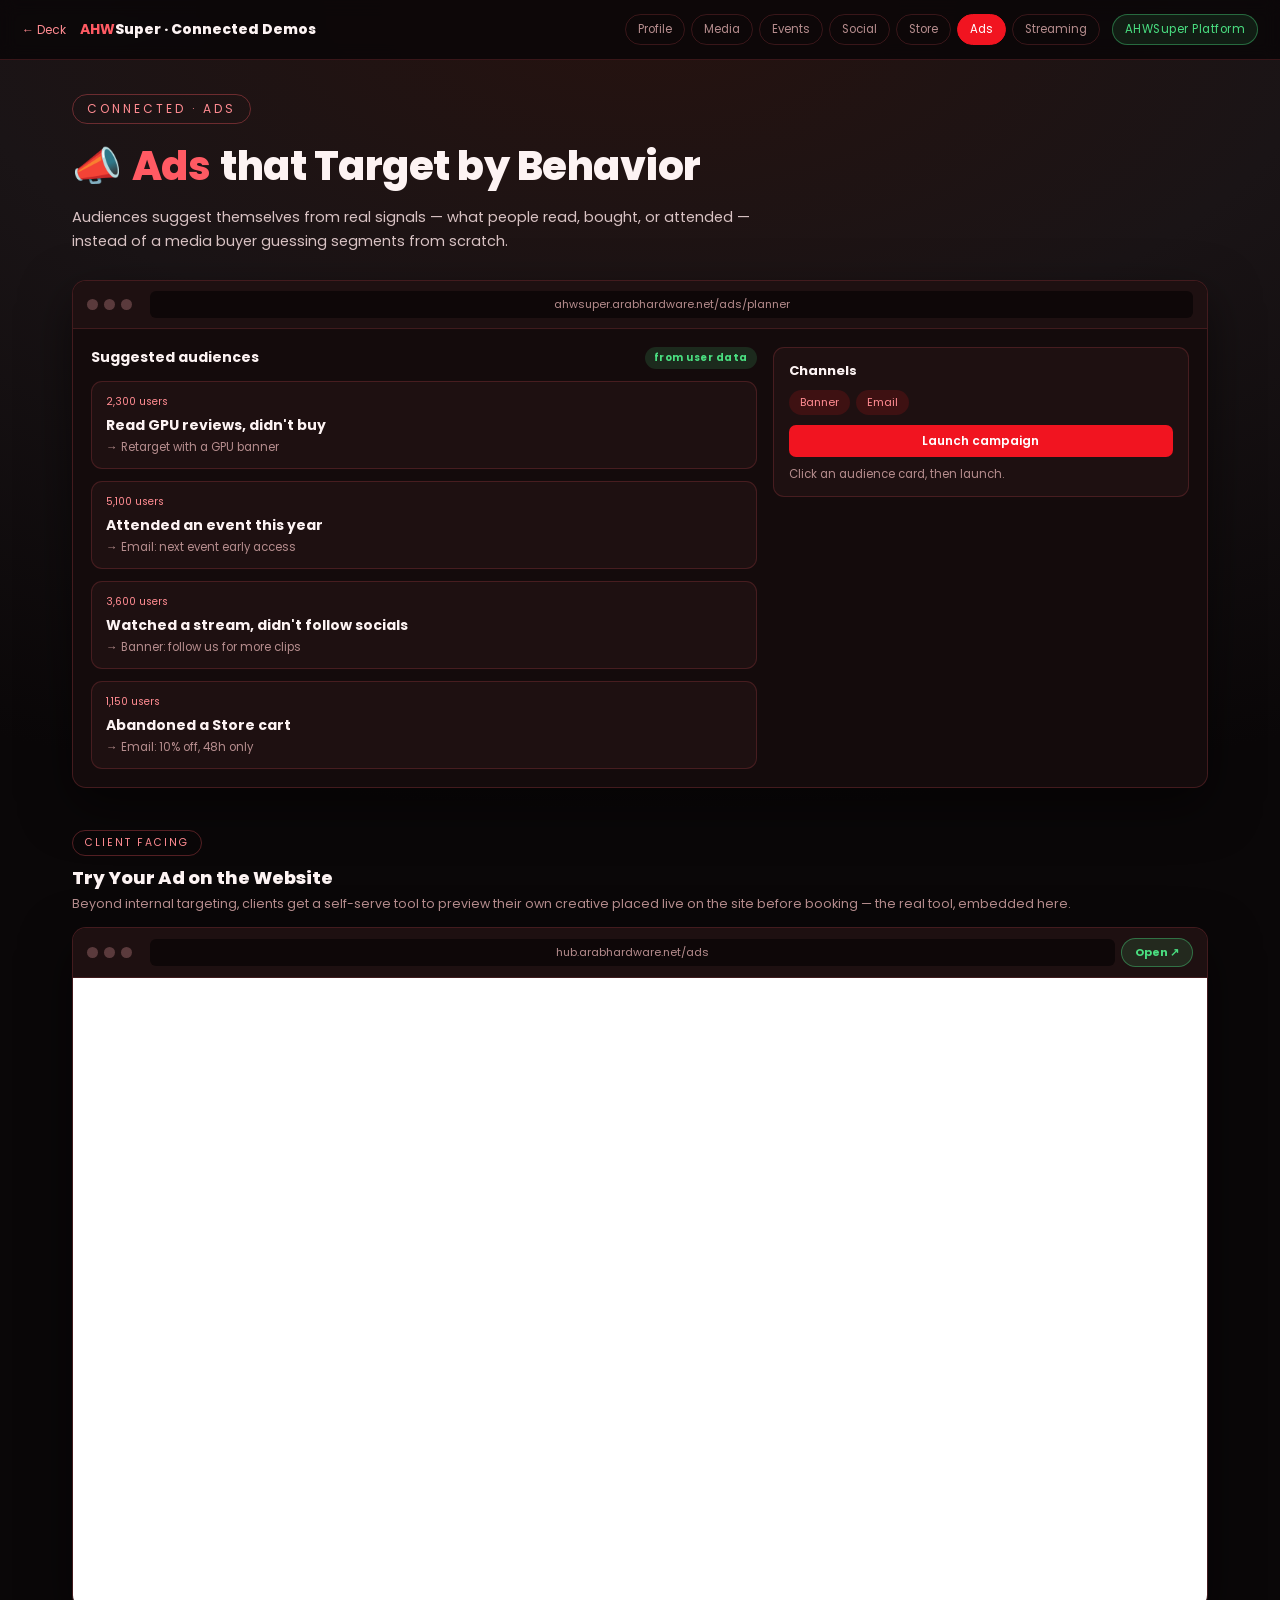
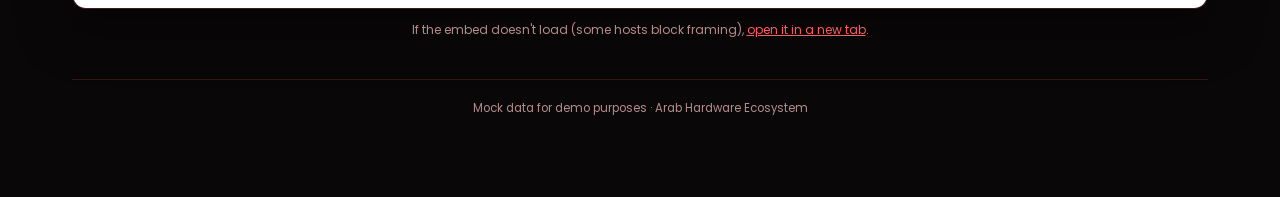
<file: pages/ads.html>
<!DOCTYPE html>
<html lang="en">
<head>
<meta charset="UTF-8">
<meta name="viewport" content="width=device-width, initial-scale=1.0">
<title>Ad Planner — AHWSuper</title>
<link rel="preconnect" href="https://fonts.googleapis.com">
<link rel="preconnect" href="https://fonts.gstatic.com" crossorigin>
<link href="https://fonts.googleapis.com/css2?family=Poppins:wght@400;600;800&family=Tajawal:wght@400;700&display=swap" rel="stylesheet">
<link rel="stylesheet" href="shared/theme.css">
<style>
  .feed-card{cursor:pointer;transition:.15s}
  .feed-card.picked{border-color:var(--accent);background:rgba(241,20,32,.1)}
  .feed-card .pick-note{font-size:10.5px;color:#4ade80;margin-top:6px;display:none}
  .feed-card.picked .pick-note{display:block}
  .launch-summary{font-size:11.5px;color:var(--muted);margin-top:8px;line-height:1.6}
  .big-cta.launched{background:#4ade80}
</style>
</head>
<body data-page="ads">
<div class="ahw-page">
  <div class="ahw-head">
    <span class="k">Connected · Ads</span>
    <h1>📣 <span>Ads</span> that Target by Behavior</h1>
    <p>Audiences suggest themselves from real signals — what people read, bought, or attended — instead of a media buyer guessing segments from scratch.</p>
  </div>

  <div class="demo-frame">
    <div class="browser-bar"><i></i><i></i><i></i><div class="url">ahwsuper.arabhardware.net/ads/planner</div></div>
    <div class="demo-body">
      <div class="feed-col">
        <div class="feed-head">Suggested audiences <span class="live">from user data</span></div>
        <div class="feed-card" data-a="0"><div class="fc-tag">2,300 users</div><h4>Read GPU reviews, didn't buy</h4><p>→ Retarget with a GPU banner</p><div class="pick-note">✓ Added to campaign</div></div>
        <div class="feed-card" data-a="1"><div class="fc-tag">5,100 users</div><h4>Attended an event this year</h4><p>→ Email: next event early access</p><div class="pick-note">✓ Added to campaign</div></div>
        <div class="feed-card" data-a="2"><div class="fc-tag">3,600 users</div><h4>Watched a stream, didn't follow socials</h4><p>→ Banner: follow us for more clips</p><div class="pick-note">✓ Added to campaign</div></div>
        <div class="feed-card" data-a="3"><div class="fc-tag">1,150 users</div><h4>Abandoned a Store cart</h4><p>→ Email: 10% off, 48h only</p><div class="pick-note">✓ Added to campaign</div></div>
      </div>
      <div class="side-col">
        <div class="mini-widget">
          <div class="mw-title">Channels</div>
          <div class="chip-row"><span>Banner</span><span>Email</span></div>
          <button class="ask-btn" id="launch" style="width:100%">Launch campaign</button>
          <div class="launch-summary" id="summary">Click an audience card, then launch.</div>
        </div>
      </div>
    </div>
  </div>

  <div class="hub-section">
    <div class="hub-section-head">
      <span class="k">Client Facing</span>
      <h3>Try Your Ad on the Website</h3>
      <p>Beyond internal targeting, clients get a self-serve tool to preview their own creative placed live on the site before booking — the real tool, embedded here.</p>
    </div>
    <div class="embed-frame">
      <div class="browser-bar"><i></i><i></i><i></i><div class="url">hub.arabhardware.net/ads</div>
        <a class="live-open" href="https://hub.arabhardware.net/ads" target="_blank" rel="noopener">Open ↗</a></div>
      <iframe class="live-embed" src="https://hub.arabhardware.net/ads" loading="lazy" title="Try your ad — AHW"></iframe>
    </div>
    <p class="live-fallback">If the embed doesn't load (some hosts block framing), <a href="https://hub.arabhardware.net/ads" target="_blank" rel="noopener">open it in a new tab</a>.</p>
  </div>

  <div class="ahw-foot">Mock data for demo purposes &middot; Arab Hardware Ecosystem</div>
</div>
<script src="shared/nav.js"></script>
<script>
  const cards=[...document.querySelectorAll('.feed-card[data-a]')],launch=document.getElementById('launch'),summary=document.getElementById('summary');
  cards.forEach(c=>c.addEventListener('click',()=>{
    c.classList.toggle('picked');
    updateSummary();
  }));
  function updateSummary(){
    const picked=cards.filter(c=>c.classList.contains('picked'));
    if(!picked.length){summary.textContent='Click an audience card, then launch.';return;}
    const total=picked.reduce((sum,c)=>sum+parseInt(c.querySelector('.fc-tag').textContent.replace(/\D/g,'')),0);
    summary.textContent=`${picked.length} audience${picked.length>1?'s':''} selected · ~${total.toLocaleString()} users reachable`;
  }
  launch.addEventListener('click',()=>{
    if(!cards.some(c=>c.classList.contains('picked')))return;
    launch.textContent='✓ Campaign launched';
    launch.classList.add('launched');
    launch.disabled=true;
  });
</script>
</body>
</html>
</file>
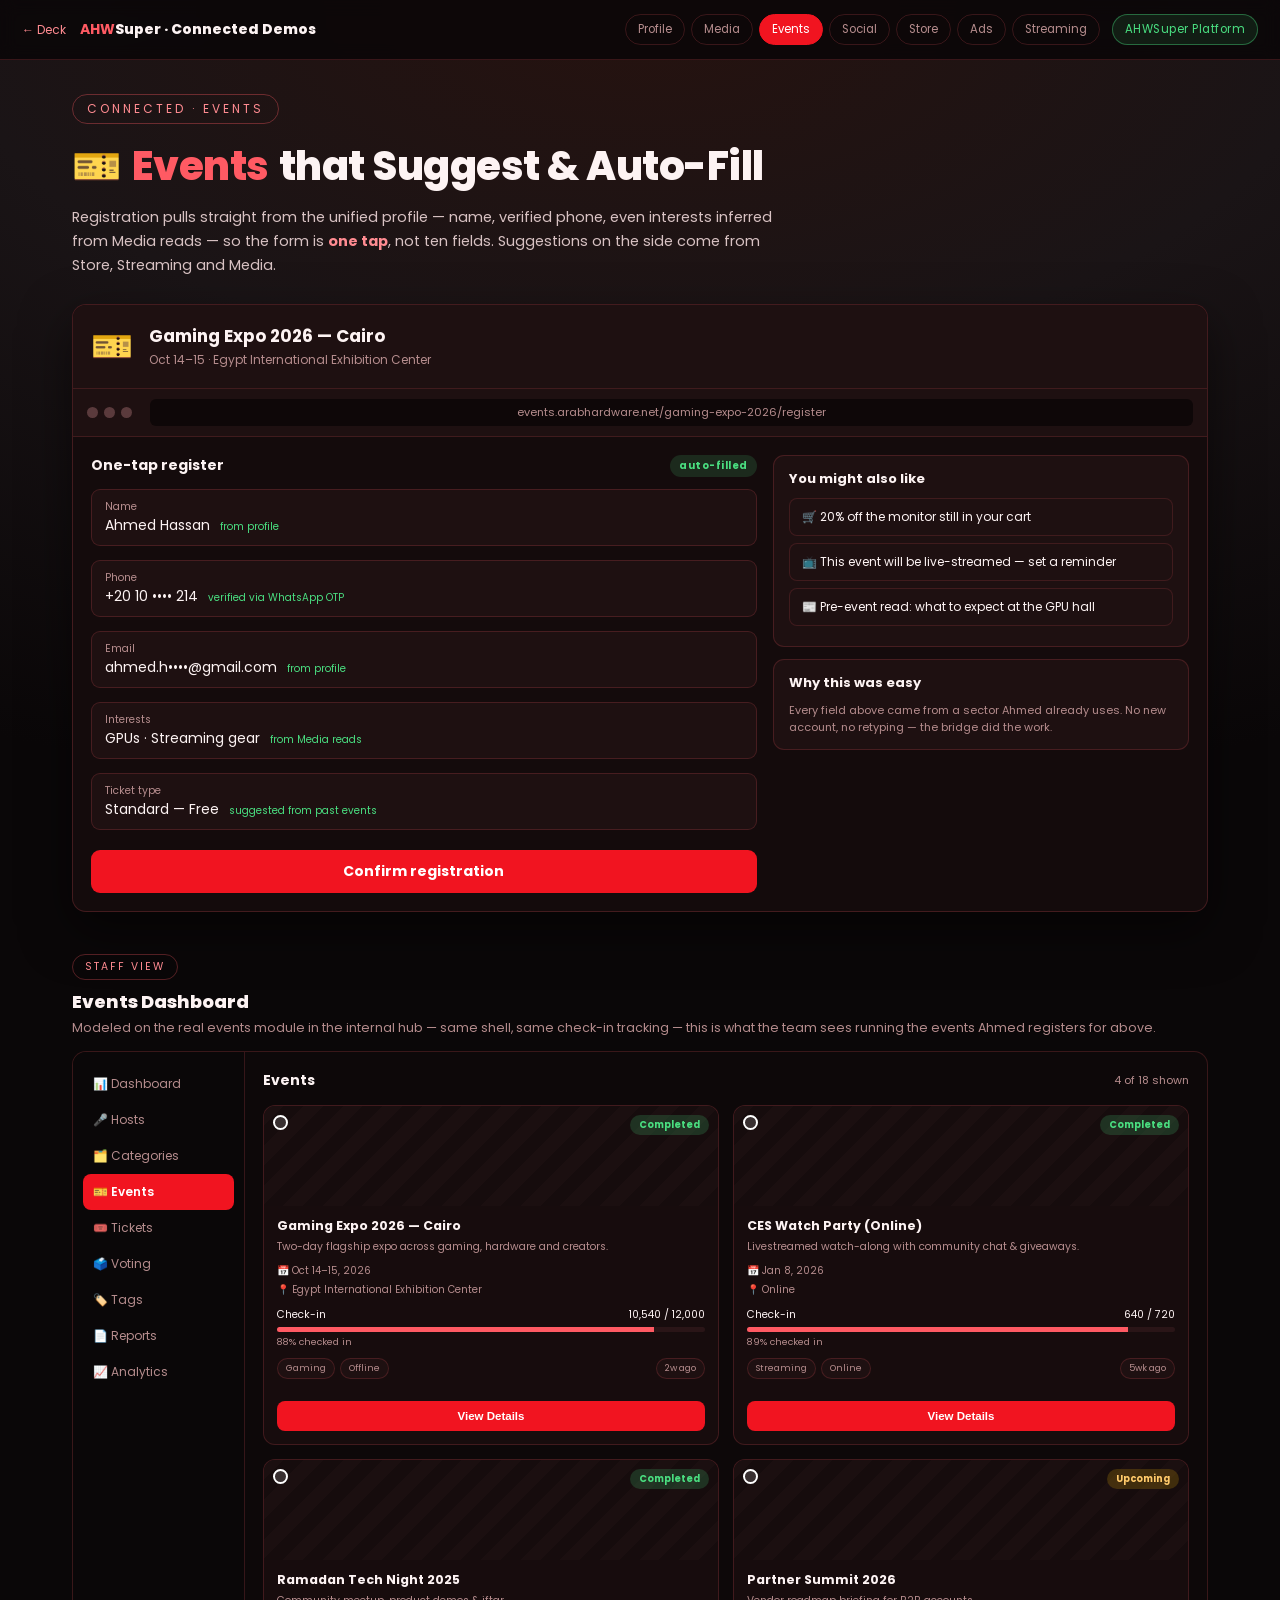
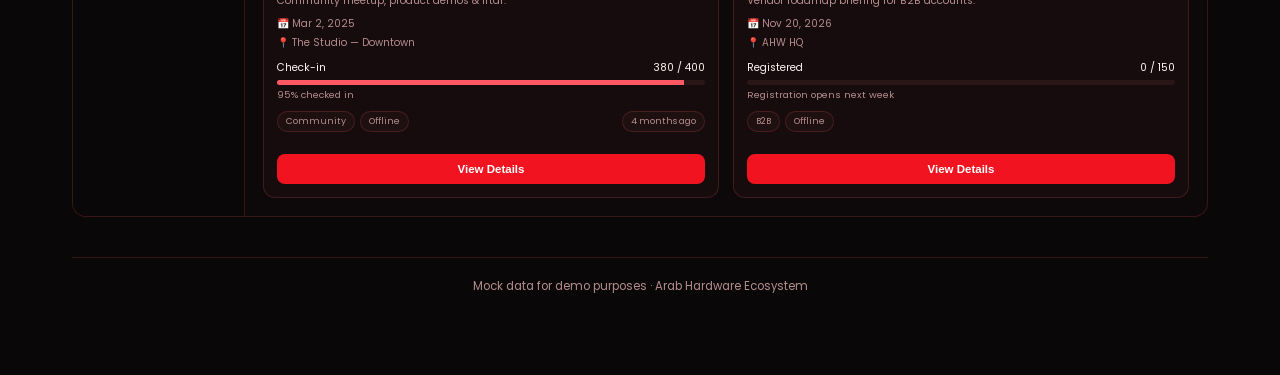
<file: pages/events.html>
<!DOCTYPE html>
<html lang="en">
<head>
<meta charset="UTF-8">
<meta name="viewport" content="width=device-width, initial-scale=1.0">
<title>Events Auto-Registration — AHWSuper</title>
<link rel="preconnect" href="https://fonts.googleapis.com">
<link rel="preconnect" href="https://fonts.gstatic.com" crossorigin>
<link href="https://fonts.googleapis.com/css2?family=Poppins:wght@400;600;800&family=Tajawal:wght@400;700&display=swap" rel="stylesheet">
<link rel="stylesheet" href="shared/theme.css">
<style>
  .event-hero{display:flex;gap:16px;align-items:center;padding:16px 18px;background:var(--card-2);border-bottom:1px solid rgba(255,90,99,.15)}
  .event-hero .ic{font-size:34px}
  .event-hero h3{font-size:17px}.event-hero p{font-size:12px;color:var(--muted);margin-top:2px}
  .confirmed{background:rgba(74,222,128,.1);border:1px solid rgba(74,222,128,.35);border-radius:9px;padding:14px;text-align:center;font-size:13.5px;color:#4ade80;display:none}
  .confirmed.show{display:block}
  .big-cta.done{background:#4ade80}
</style>
</head>
<body data-page="events">
<div class="ahw-page">
  <div class="ahw-head">
    <span class="k">Connected · Events</span>
    <h1>🎫 <span>Events</span> that Suggest &amp; Auto-Fill</h1>
    <p>Registration pulls straight from the unified profile — name, verified phone, even interests inferred from Media reads — so the form is <b>one tap</b>, not ten fields. Suggestions on the side come from Store, Streaming and Media.</p>
  </div>

  <div class="demo-frame">
    <div class="event-hero">
      <div class="ic">🎫</div>
      <div><h3>Gaming Expo 2026 — Cairo</h3><p>Oct 14–15 &middot; Egypt International Exhibition Center</p></div>
    </div>
    <div class="browser-bar"><i></i><i></i><i></i><div class="url">events.arabhardware.net/gaming-expo-2026/register</div></div>
    <div class="demo-body">
      <div class="feed-col">
        <div class="reg-head">One-tap register <span class="live">auto-filled</span></div>
        <div class="reg-field"><label>Name</label><div class="reg-val">Ahmed Hassan <span class="src">from profile</span></div></div>
        <div class="reg-field"><label>Phone</label><div class="reg-val">+20 10 •••• 214 <span class="src">verified via WhatsApp OTP</span></div></div>
        <div class="reg-field"><label>Email</label><div class="reg-val">ahmed.h••••@gmail.com <span class="src">from profile</span></div></div>
        <div class="reg-field"><label>Interests</label><div class="reg-val">GPUs · Streaming gear <span class="src">from Media reads</span></div></div>
        <div class="reg-field"><label>Ticket type</label><div class="reg-val">Standard — Free <span class="src">suggested from past events</span></div></div>
        <button class="big-cta" id="cta">Confirm registration</button>
        <div class="confirmed" id="confirmed">✓ You're in — QR ticket sent to WhatsApp &amp; email. Calendar invite added.</div>
      </div>
      <div class="side-col">
        <div class="mini-widget">
          <div class="mw-title">You might also like</div>
          <div class="sug">🛒 20% off the monitor still in your cart</div>
          <div class="sug">📺 This event will be live-streamed — set a reminder</div>
          <div class="sug">📰 Pre-event read: what to expect at the GPU hall</div>
        </div>
        <div class="mini-widget">
          <div class="mw-title">Why this was easy</div>
          <p class="mw-note">Every field above came from a sector Ahmed already uses. No new account, no retyping — the bridge did the work.</p>
        </div>
      </div>
    </div>
  </div>

  <div class="hub-section">
    <div class="hub-section-head">
      <span class="k">Staff View</span>
      <h3>Events Dashboard</h3>
      <p>Modeled on the real events module in the internal hub — same shell, same check-in tracking — this is what the team sees running the events Ahmed registers for above.</p>
    </div>
    <div class="hub-shell">
      <div class="hub-side">
        <div class="item">📊 Dashboard</div>
        <div class="item">🎤 Hosts</div>
        <div class="item">🗂️ Categories</div>
        <div class="item on">🎫 Events</div>
        <div class="item">🎟️ Tickets</div>
        <div class="item">🗳️ Voting</div>
        <div class="item">🏷️ Tags</div>
        <div class="item">📄 Reports</div>
        <div class="item">📈 Analytics</div>
      </div>
      <div class="hub-main">
        <div class="top"><h4>Events</h4><span class="cnt">4 of 18 shown</span></div>
        <div class="hub-grid">
          <div class="ev-card">
            <div class="thumb"><div class="ph"></div><div class="dot"></div><span class="status completed">Completed</span></div>
            <div class="body">
              <h5>Gaming Expo 2026 — Cairo</h5>
              <p class="desc">Two-day flagship expo across gaming, hardware and creators.</p>
              <div class="meta-row">📅 Oct 14–15, 2026</div>
              <div class="meta-row">📍 Egypt International Exhibition Center</div>
              <div class="progress-lbl"><span>Check-in</span><span>10,540 / 12,000</span></div>
              <div class="bar"><span style="width:88%"></span></div>
              <div class="pct">88% checked in</div>
              <div class="tags"><span>Gaming</span><span>Offline</span><span class="ago">2w ago</span></div>
            </div>
            <button class="view-btn">View Details</button>
          </div>
          <div class="ev-card">
            <div class="thumb"><div class="ph"></div><div class="dot"></div><span class="status completed">Completed</span></div>
            <div class="body">
              <h5>CES Watch Party (Online)</h5>
              <p class="desc">Livestreamed watch-along with community chat &amp; giveaways.</p>
              <div class="meta-row">📅 Jan 8, 2026</div>
              <div class="meta-row">📍 Online</div>
              <div class="progress-lbl"><span>Check-in</span><span>640 / 720</span></div>
              <div class="bar"><span style="width:89%"></span></div>
              <div class="pct">89% checked in</div>
              <div class="tags"><span>Streaming</span><span>Online</span><span class="ago">5wk ago</span></div>
            </div>
            <button class="view-btn">View Details</button>
          </div>
          <div class="ev-card">
            <div class="thumb"><div class="ph"></div><div class="dot"></div><span class="status completed">Completed</span></div>
            <div class="body">
              <h5>Ramadan Tech Night 2025</h5>
              <p class="desc">Community meetup, product demos &amp; iftar.</p>
              <div class="meta-row">📅 Mar 2, 2025</div>
              <div class="meta-row">📍 The Studio — Downtown</div>
              <div class="progress-lbl"><span>Check-in</span><span>380 / 400</span></div>
              <div class="bar"><span style="width:95%"></span></div>
              <div class="pct">95% checked in</div>
              <div class="tags"><span>Community</span><span>Offline</span><span class="ago">4 months ago</span></div>
            </div>
            <button class="view-btn">View Details</button>
          </div>
          <div class="ev-card">
            <div class="thumb"><div class="ph"></div><div class="dot"></div><span class="status upcoming">Upcoming</span></div>
            <div class="body">
              <h5>Partner Summit 2026</h5>
              <p class="desc">Vendor roadmap briefing for B2B accounts.</p>
              <div class="meta-row">📅 Nov 20, 2026</div>
              <div class="meta-row">📍 AHW HQ</div>
              <div class="progress-lbl"><span>Registered</span><span>0 / 150</span></div>
              <div class="bar"><span style="width:0%"></span></div>
              <div class="pct">Registration opens next week</div>
              <div class="tags"><span>B2B</span><span>Offline</span></div>
            </div>
            <button class="view-btn">View Details</button>
          </div>
        </div>
      </div>
    </div>
  </div>

  <div class="ahw-foot">Mock data for demo purposes &middot; Arab Hardware Ecosystem</div>
</div>
<script src="shared/nav.js"></script>
<script>
  const cta=document.getElementById('cta'),confirmed=document.getElementById('confirmed');
  cta.addEventListener('click',()=>{
    cta.textContent='✓ Registered';
    cta.classList.add('done');
    cta.disabled=true;
    confirmed.classList.add('show');
  });
</script>
</body>
</html>
</file>
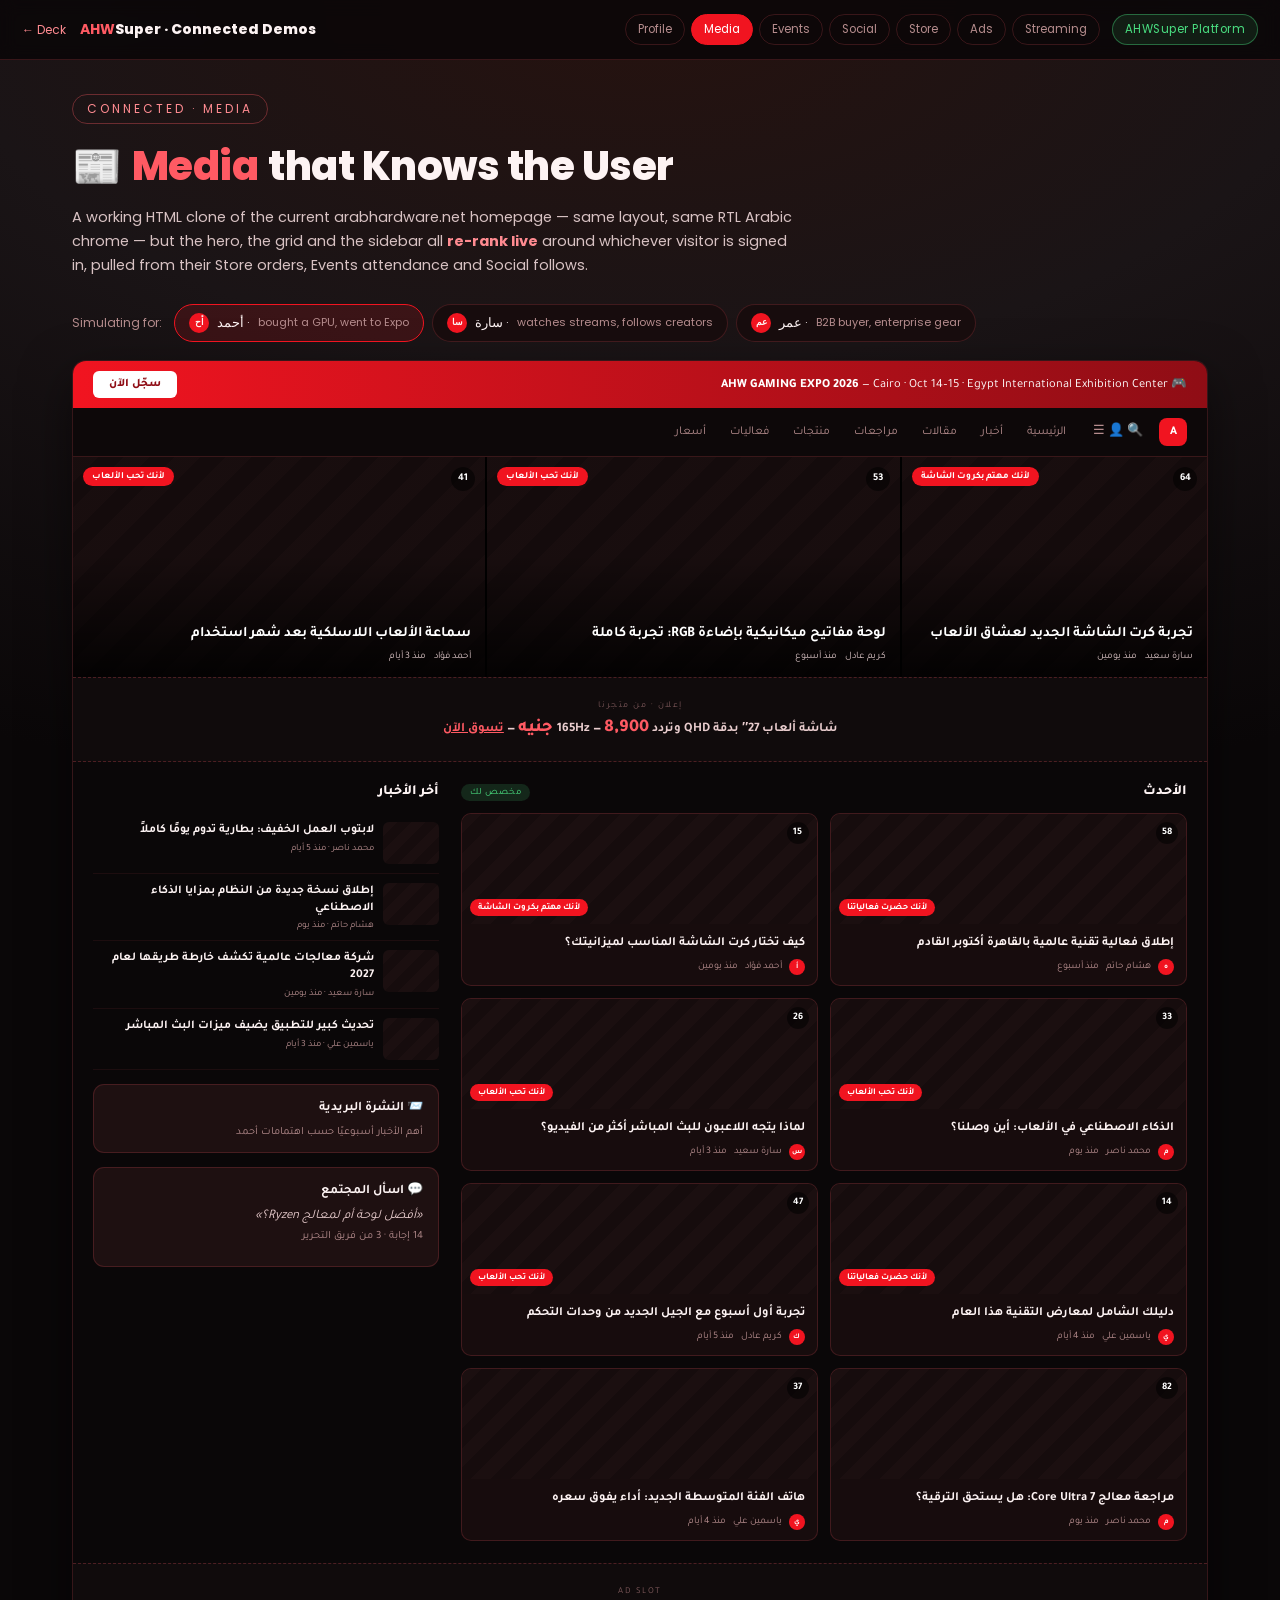
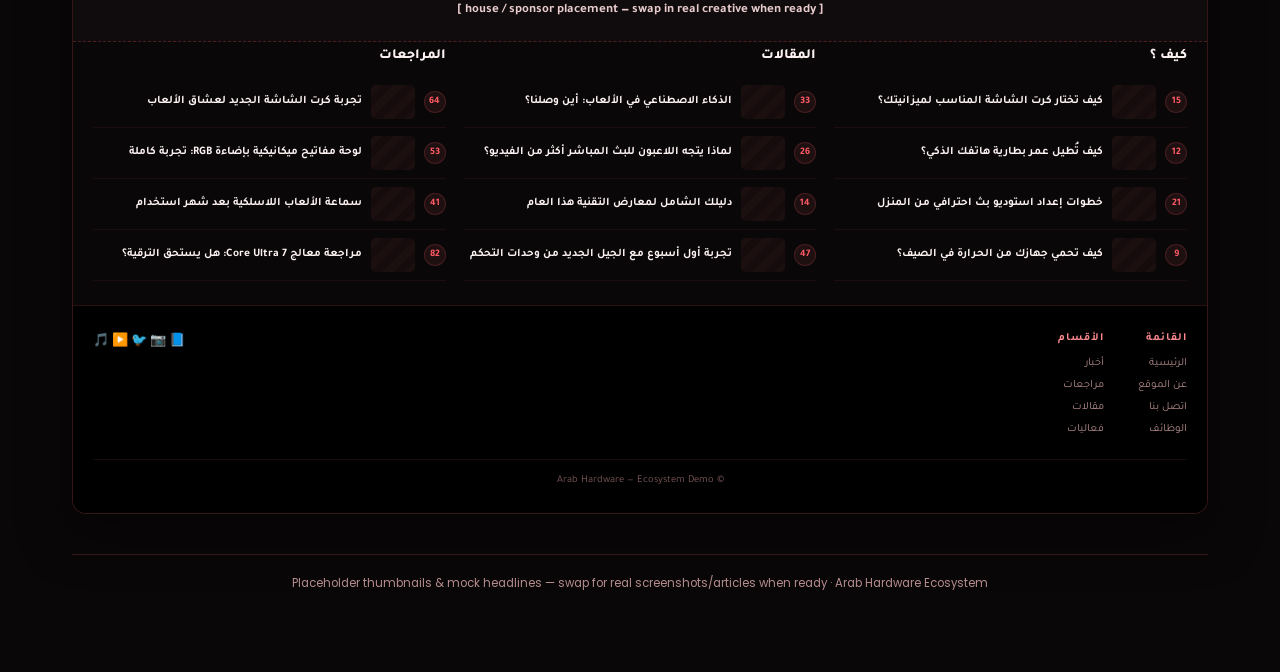
<file: pages/media-feed.html>
<!DOCTYPE html>
<html lang="en">
<head>
<meta charset="UTF-8">
<meta name="viewport" content="width=device-width, initial-scale=1.0">
<title>Personalized Media Home — AHWSuper</title>
<link rel="preconnect" href="https://fonts.googleapis.com">
<link rel="preconnect" href="https://fonts.gstatic.com" crossorigin>
<link href="https://fonts.googleapis.com/css2?family=Poppins:wght@400;600;800&family=Tajawal:wght@400;500;700;800&display=swap" rel="stylesheet">
<link rel="stylesheet" href="shared/theme.css">
<style>
  /* ---- demo control strip (our tool, not part of the real site) ---- */
  .switcher{display:flex;gap:8px;flex-wrap:wrap;margin:4px 0 18px;align-items:center}
  .switcher .lbl{font-size:12px;color:var(--muted);margin-inline-end:4px}
  .switcher button{
    font-family:inherit;display:flex;align-items:center;gap:8px;font-size:12.5px;padding:8px 14px;border-radius:100px;cursor:pointer;
    background:var(--card);border:1px solid var(--border);color:var(--ink);transition:.15s;
  }
  .switcher button .av{width:20px;height:20px;border-radius:50%;background:var(--accent);display:grid;place-items:center;font-size:9px;font-weight:800}
  .switcher button.on,.switcher button:hover{border-color:var(--accent);background:rgba(241,20,32,.15)}
  .switcher .why{font-size:11px;color:var(--muted)}

  /* ---- cloned homepage shell (RTL, matches arabhardware.net) ---- */
  .media-clone{direction:rtl;text-align:right;font-family:'Tajawal',sans-serif;background:#0a0708;border:1px solid var(--border);border-radius:14px;overflow:hidden;box-shadow:0 18px 50px rgba(0,0,0,.5)}

  .promo-banner{background:linear-gradient(90deg,#F11420,#8f0d15);color:#fff;display:flex;align-items:center;justify-content:space-between;gap:14px;flex-wrap:wrap;padding:10px 20px;font-size:12.5px}
  .promo-banner b{font-weight:800}
  .promo-banner .cta{background:#fff;color:#8f0d15;font-weight:800;padding:7px 16px;border-radius:6px;font-size:11.5px;white-space:nowrap;text-decoration:none}

  .site-nav{display:flex;align-items:center;gap:16px;padding:10px 20px;background:#0d0809;border-bottom:1px solid var(--border);flex-wrap:wrap}
  .site-nav .logo{width:28px;height:28px;background:var(--accent);border-radius:8px;display:grid;place-items:center;font-weight:800;color:#fff;font-size:12px;flex:none}
  .site-nav .cats{display:flex;gap:2px;flex-wrap:wrap;margin-inline-end:auto}
  .site-nav .cats a{font-size:12px;color:var(--muted);text-decoration:none;padding:7px 11px;border-radius:6px;position:relative;white-space:nowrap}
  .site-nav .cats a:hover{color:#fff;background:var(--card-2)}
  .site-nav .icons{display:flex;gap:12px;align-items:center;color:var(--muted);font-size:13px}

  .hero-row{display:grid;grid-template-columns:1fr 1.35fr 1.35fr;gap:2px;background:#000}
  .hero-tile{position:relative;min-height:220px;display:flex;align-items:flex-end;padding:14px;color:#fff}
  .hero-tile .ph{position:absolute;inset:0;background:repeating-linear-gradient(135deg,#1b0f10 0 18px,#160c0d 18px 36px)}
  .hero-tile .shade{position:absolute;inset:0;background:linear-gradient(to top,rgba(0,0,0,.85) 0%,rgba(0,0,0,.1) 55%)}
  .hero-tile .badge-num{position:absolute;top:10px;right:10px;background:rgba(0,0,0,.55);width:24px;height:24px;border-radius:50%;display:grid;place-items:center;font-size:10.5px;font-weight:700;z-index:2}
  .hero-tile .ptag{position:absolute;top:10px;left:10px;background:var(--accent);color:#fff;font-size:9.5px;padding:4px 9px;border-radius:100px;z-index:2;font-weight:700}
  .hero-tile .cap{position:relative;z-index:2}
  .hero-tile h3{font-size:14.5px;font-weight:700;line-height:1.45}
  .hero-tile .meta{font-size:10px;color:#d8c2c3;margin-top:6px;display:flex;gap:8px}

  .ad-banner{background:#100b0c;color:var(--muted);text-align:center;padding:22px;font-size:11.5px;border-top:1px dashed rgba(255,90,99,.25);border-bottom:1px dashed rgba(255,90,99,.25)}
  .ad-banner .tag{font-size:9px;letter-spacing:1.5px;text-transform:uppercase;display:block;margin-bottom:6px;color:#7a5658}
  .ad-banner .pitch{color:#e8cccd;font-size:13px;font-weight:600}
  .ad-banner .price{color:var(--accent-2);font-weight:800}

  .content-cols{display:grid;grid-template-columns:2.1fr 1fr;gap:22px;padding:22px 20px}
  .col-h{display:flex;justify-content:space-between;align-items:center;margin-bottom:12px}
  .col-h h4{font-size:14px;font-weight:800}
  .col-h .live{font-size:9.5px}

  .rc-grid{display:grid;grid-template-columns:1fr 1fr;gap:12px}
  .rc-card{background:var(--card);border:1px solid var(--border);border-radius:10px;overflow:hidden}
  .rc-card .thumb{height:110px;position:relative}
  .rc-card .thumb .ph{position:absolute;inset:0;background:repeating-linear-gradient(135deg,#1b0f10 0 14px,#160c0d 14px 28px)}
  .rc-card .thumb .badge-num{position:absolute;top:8px;right:8px;background:rgba(0,0,0,.55);width:22px;height:22px;border-radius:50%;display:grid;place-items:center;font-size:10px;font-weight:700;color:#fff}
  .rc-card .thumb .ptag{position:absolute;bottom:8px;left:8px;background:var(--accent);color:#fff;font-size:9px;padding:3px 8px;border-radius:100px;font-weight:700}
  .rc-card .body{padding:10px 12px}
  .rc-card h5{font-size:12.5px;line-height:1.45;margin-bottom:7px;font-weight:700}
  .rc-card .meta{display:flex;align-items:center;gap:7px;font-size:10px;color:var(--muted)}
  .rc-card .meta .av{width:16px;height:16px;border-radius:50%;background:var(--accent);display:grid;place-items:center;font-size:7.5px;color:#fff;font-weight:700;flex:none}

  .news-list .news-item{display:flex;gap:9px;padding:9px 0;border-bottom:1px solid rgba(255,90,99,.08)}
  .news-list .news-item .thumb{width:56px;height:42px;border-radius:6px;flex:none;background:repeating-linear-gradient(135deg,#1b0f10 0 10px,#160c0d 10px 20px)}
  .news-list .news-item h5{font-size:12px;line-height:1.4;font-weight:600}
  .news-list .news-item .meta{font-size:9.5px;color:var(--muted);margin-top:4px}

  .mini-widget{margin-top:14px}

  .tri-col{display:grid;grid-template-columns:repeat(3,1fr);gap:18px;padding:6px 20px 24px}
  .tri-col .col-h{font-size:13px}
  .tri-item{display:flex;gap:9px;padding:8px 0;border-bottom:1px solid rgba(255,90,99,.08);align-items:center}
  .tri-item .badge-num{width:22px;height:22px;border-radius:50%;background:var(--card-2);border:1px solid var(--border);display:grid;place-items:center;font-size:10px;font-weight:700;color:var(--accent-2);flex:none}
  .tri-item .thumb{width:44px;height:34px;border-radius:5px;flex:none;background:repeating-linear-gradient(135deg,#1b0f10 0 8px,#160c0d 8px 16px)}
  .tri-item h5{font-size:11.5px;line-height:1.4;font-weight:600}

  .site-footer{background:#000;padding:26px 20px;border-top:1px solid var(--border)}
  .footer-top{display:flex;justify-content:space-between;flex-wrap:wrap;gap:20px}
  .footer-cols{display:flex;gap:34px;flex-wrap:wrap}
  .footer-cols h6{font-size:11px;color:var(--accent-soft);margin-bottom:8px;letter-spacing:1px}
  .footer-cols p{font-size:11px;color:var(--muted);line-height:2}
  .footer-social{display:flex;gap:10px;color:var(--muted);font-size:13px}
  .footer-copy{margin-top:18px;padding-top:14px;border-top:1px solid rgba(255,90,99,.1);font-size:10.5px;color:#7a5658;text-align:center}

  @media (max-width:820px){
    .hero-row{grid-template-columns:1fr}
    .content-cols{grid-template-columns:1fr}
    .tri-col{grid-template-columns:1fr}
  }
</style>
</head>
<body data-page="media">
<div class="ahw-page">
  <div class="ahw-head">
    <span class="k">Connected · Media</span>
    <h1>📰 <span>Media</span> that Knows the User</h1>
    <p>A working HTML clone of the current arabhardware.net homepage — same layout, same RTL Arabic chrome — but the hero, the grid and the sidebar all <b>re-rank live</b> around whichever visitor is signed in, pulled from their Store orders, Events attendance and Social follows.</p>
  </div>

  <div class="switcher" id="switcher">
    <span class="lbl">Simulating for:</span>
    <button data-u="ahmed" class="on"><span class="av">أح</span> أحمد &middot; <span class="why">bought a GPU, went to Expo</span></button>
    <button data-u="sara"><span class="av">سا</span> سارة &middot; <span class="why">watches streams, follows creators</span></button>
    <button data-u="omar"><span class="av">عم</span> عمر &middot; <span class="why">B2B buyer, enterprise gear</span></button>
  </div>

  <div class="media-clone">
    <div class="promo-banner">
      <span>🎮 <b>AHW GAMING EXPO 2026</b> — Cairo &middot; Oct 14–15 &middot; Egypt International Exhibition Center</span>
      <a class="cta" href="events.html">سجّل الآن</a>
    </div>

    <div class="site-nav">
      <div class="logo">A</div>
      <div class="icons">🔍 👤 ☰</div>
      <div class="cats" id="cats">
        <a href="#" class="active">الرئيسية</a>
        <a href="#">أخبار</a>
        <a href="#">مقالات</a>
        <a href="#">مراجعات</a>
        <a href="store.html">منتجات</a>
        <a href="events.html">فعاليات</a>
        <a href="#">أسعار</a>
      </div>
    </div>

    <div class="hero-row" id="heroRow"></div>

    <div class="ad-banner">
      <span class="tag">إعلان &middot; من متجرنا</span>
      <span class="pitch">شاشة ألعاب 27&Prime; بدقة QHD وتردد 165Hz — <span class="price">8,900 جنيه</span> — <a href="store.html" style="color:var(--accent-2)">تسوق الآن</a></span>
    </div>

    <div class="content-cols">
      <div>
        <div class="col-h"><h4>الأحدث</h4><span class="live">مخصص لك</span></div>
        <div class="rc-grid" id="recentGrid"></div>
      </div>
      <div>
        <div class="col-h"><h4>أخر الأخبار</h4></div>
        <div class="news-list" id="newsList"></div>
        <div class="mini-widget">
          <div class="mw-title" style="text-align:right">📨 النشرة البريدية</div>
          <p class="mw-note" id="newsNote" style="text-align:right">أهم الأخبار أسبوعيًا حسب اهتمامات أحمد</p>
        </div>
        <div class="mini-widget">
          <div class="mw-title" style="text-align:right">💬 اسأل المجتمع</div>
          <div class="ask-q" id="askQ" style="text-align:right">&laquo;أفضل لوحة أم لمعالج Ryzen؟&raquo;</div>
          <div class="ask-a" id="askA" style="text-align:right">14 إجابة &middot; 3 من فريق التحرير</div>
        </div>
      </div>
    </div>

    <div class="ad-banner">
      <span class="tag">Ad slot</span>
      <span class="pitch">[ house / sponsor placement — swap in real creative when ready ]</span>
    </div>

    <div class="tri-col">
      <div>
        <div class="col-h"><h4>كيف ؟</h4></div>
        <div id="howtoCol"></div>
      </div>
      <div>
        <div class="col-h"><h4>المقالات</h4></div>
        <div id="articleCol"></div>
      </div>
      <div>
        <div class="col-h"><h4>المراجعات</h4></div>
        <div id="reviewCol"></div>
      </div>
    </div>

    <div class="site-footer">
      <div class="footer-top">
        <div class="footer-cols">
          <div>
            <h6>القائمة</h6>
            <p>الرئيسية<br>عن الموقع<br>اتصل بنا<br>الوظائف</p>
          </div>
          <div>
            <h6>الأقسام</h6>
            <p>أخبار<br>مراجعات<br>مقالات<br>فعاليات</p>
          </div>
        </div>
        <div class="footer-social">📘 📷 🐦 ▶️ 🎵</div>
      </div>
      <div class="footer-copy">© Arab Hardware — Ecosystem Demo</div>
    </div>
  </div>

  <div class="ahw-foot">Placeholder thumbnails &amp; mock headlines — swap for real screenshots/articles when ready &middot; Arab Hardware Ecosystem</div>
</div>
<script src="shared/nav.js"></script>
<script>
  const USERS={
    ahmed:{name:'أحمد',tags:['gpu','gaming','event','peripherals'],ask:['«أفضل لوحة أم لمعالج Ryzen؟»','14 إجابة · 3 من فريق التحرير']},
    sara:{name:'سارة',tags:['streaming','social','gaming','audio'],ask:['«أفضل مايك لإعداد بث احترافي؟»','9 إجابات · 2 من فريق التحرير']},
    omar:{name:'عمر',tags:['b2b','laptop','cpu','event'],ask:['«أسعار جملة لـ 50 جهاز عمل؟»','6 إجابات · 4 من فريق التحرير']},
  };
  const TAG_LABEL={
    gpu:'لأنك مهتم بكروت الشاشة',cpu:'لأنك تقرأ عن المعالجات',gaming:'لأنك تحب الألعاب',
    phone:'لأنك مهتم بالهواتف',laptop:'لأنك تتابع أجهزة اللابتوب',b2b:'من مشترياتك التجارية',
    streaming:'لأنك تشاهد البث المباشر',social:'من متابعتك على السوشيال ميديا',
    event:'لأنك حضرت فعالياتنا',peripherals:'لأنك مهتم بالإكسسوارات',audio:'لأنك مهتم بالصوتيات'
  };
  const POOL=[
    {cat:'review',title:'مراجعة معالج Core Ultra 7: هل يستحق الترقية؟',tags:['cpu'],a:'محمد ناصر',t:'منذ يوم',n:82},
    {cat:'review',title:'تجربة كرت الشاشة الجديد لعشاق الألعاب',tags:['gpu','gaming'],a:'سارة سعيد',t:'منذ يومين',n:64},
    {cat:'review',title:'سماعة الألعاب اللاسلكية بعد شهر استخدام',tags:['gaming','audio'],a:'أحمد فؤاد',t:'منذ 3 أيام',n:41},
    {cat:'review',title:'هاتف الفئة المتوسطة الجديد: أداء يفوق سعره',tags:['phone'],a:'ياسمين علي',t:'منذ 4 أيام',n:37},
    {cat:'review',title:'لابتوب العمل الخفيف: بطارية تدوم يومًا كاملاً',tags:['laptop','b2b'],a:'محمد ناصر',t:'منذ 5 أيام',n:29},
    {cat:'review',title:'لوحة مفاتيح ميكانيكية بإضاءة RGB: تجربة كاملة',tags:['gaming','peripherals'],a:'كريم عادل',t:'منذ أسبوع',n:53},
    {cat:'news',title:'إطلاق نسخة جديدة من النظام بمزايا الذكاء الاصطناعي',tags:['news'],a:'هشام حاتم',t:'منذ يوم',n:19},
    {cat:'news',title:'شركة معالجات عالمية تكشف خارطة طريقها لعام 2027',tags:['cpu','news'],a:'سارة سعيد',t:'منذ يومين',n:44},
    {cat:'news',title:'تحديث كبير للتطبيق يضيف ميزات البث المباشر',tags:['social','streaming'],a:'ياسمين علي',t:'منذ 3 أيام',n:31},
    {cat:'news',title:'أسعار الذواكر تشهد ارتفاعًا عالميًا هذا الربع',tags:['news'],a:'محمد ناصر',t:'منذ 4 أيام',n:22},
    {cat:'news',title:'منصة البث تعلن دعم جودة 4K للبث المباشر',tags:['streaming'],a:'كريم عادل',t:'منذ 5 أيام',n:27},
    {cat:'news',title:'إطلاق فعالية تقنية عالمية بالقاهرة أكتوبر القادم',tags:['event'],a:'هشام حاتم',t:'منذ أسبوع',n:58},
    {cat:'howto',title:'كيف تختار كرت الشاشة المناسب لميزانيتك؟',tags:['gpu'],a:'أحمد فؤاد',t:'منذ يومين',n:15},
    {cat:'howto',title:'كيف تُطيل عمر بطارية هاتفك الذكي؟',tags:['phone'],a:'ياسمين علي',t:'منذ 3 أيام',n:12},
    {cat:'howto',title:'خطوات إعداد استوديو بث احترافي من المنزل',tags:['streaming'],a:'سارة سعيد',t:'منذ 4 أيام',n:21},
    {cat:'howto',title:'كيف تحمي جهازك من الحرارة في الصيف؟',tags:['laptop'],a:'كريم عادل',t:'منذ 5 أيام',n:9},
    {cat:'article',title:'الذكاء الاصطناعي في الألعاب: أين وصلنا؟',tags:['gaming'],a:'محمد ناصر',t:'منذ يوم',n:33},
    {cat:'article',title:'مستقبل العمل عن بعد وأجهزة الشركات',tags:['b2b','laptop'],a:'هشام حاتم',t:'منذ يومين',n:18},
    {cat:'article',title:'لماذا يتجه اللاعبون للبث المباشر أكثر من الفيديو؟',tags:['streaming','gaming'],a:'سارة سعيد',t:'منذ 3 أيام',n:26},
    {cat:'article',title:'دليلك الشامل لمعارض التقنية هذا العام',tags:['event'],a:'ياسمين علي',t:'منذ 4 أيام',n:14},
    {cat:'article',title:'تجربة أول أسبوع مع الجيل الجديد من وحدات التحكم',tags:['gaming'],a:'كريم عادل',t:'منذ 5 أيام',n:47},
    {cat:'article',title:'أفضل الملحقات المنزلية الذكية لعام 2026',tags:['news'],a:'أحمد فؤاد',t:'منذ أسبوع',n:11},
  ];

  const heroRow=document.getElementById('heroRow'),recentGrid=document.getElementById('recentGrid'),
        newsList=document.getElementById('newsList'),howtoCol=document.getElementById('howtoCol'),
        articleCol=document.getElementById('articleCol'),reviewCol=document.getElementById('reviewCol'),
        newsNote=document.getElementById('newsNote'),askQ=document.getElementById('askQ'),askA=document.getElementById('askA'),
        switcher=document.getElementById('switcher');

  function scoreAndSort(items,userTags){
    return items.map(a=>({...a,score:a.tags.filter(t=>userTags.includes(t)).length}))
                .sort((a,b)=>b.score-a.score);
  }
  function reasonFor(a,userTags){
    if(!a.score)return null;
    const m=a.tags.find(t=>userTags.includes(t));
    return TAG_LABEL[m]||null;
  }
  function heroTile(a,userTags,big){
    const reason=reasonFor(a,userTags);
    return `<div class="hero-tile${big?'':''}"><div class="ph"></div><div class="shade"></div>
      <div class="badge-num">${a.n}</div>
      ${reason?`<div class="ptag">${reason}</div>`:''}
      <div class="cap"><h3>${a.title}</h3><div class="meta"><span>${a.a}</span><span>${a.t}</span></div></div></div>`;
  }
  function rcCard(a,userTags){
    const reason=reasonFor(a,userTags);
    return `<div class="rc-card"><div class="thumb"><div class="ph"></div><div class="badge-num">${a.n}</div>${reason?`<div class="ptag">${reason}</div>`:''}</div>
      <div class="body"><h5>${a.title}</h5><div class="meta"><span class="av">${a.a[0]}</span><span>${a.a}</span><span>${a.t}</span></div></div></div>`;
  }
  function newsItem(a){
    return `<div class="news-item"><div class="thumb"></div><div><h5>${a.title}</h5><div class="meta">${a.a} &middot; ${a.t}</div></div></div>`;
  }
  function triItem(a){
    return `<div class="tri-item"><div class="badge-num">${a.n}</div><div class="thumb"></div><h5>${a.title}</h5></div>`;
  }

  function render(u){
    const userTags=USERS[u].tags;
    const sorted=scoreAndSort(POOL,userTags);
    const hero=sorted.slice(0,3),recent=sorted.slice(3,11),news=sorted.slice(11,15);
    heroRow.innerHTML=hero.map(a=>heroTile(a,userTags)).join('');
    recentGrid.innerHTML=recent.map(a=>rcCard(a,userTags)).join('');
    newsList.innerHTML=news.map(newsItem).join('');
    howtoCol.innerHTML=scoreAndSort(POOL.filter(a=>a.cat==='howto'),userTags).slice(0,4).map(triItem).join('');
    articleCol.innerHTML=scoreAndSort(POOL.filter(a=>a.cat==='article'),userTags).slice(0,4).map(triItem).join('');
    reviewCol.innerHTML=scoreAndSort(POOL.filter(a=>a.cat==='review'),userTags).slice(0,4).map(triItem).join('');
    newsNote.textContent=`أهم الأخبار أسبوعيًا حسب اهتمامات ${USERS[u].name}`;
    askQ.textContent=USERS[u].ask[0];askA.textContent=USERS[u].ask[1];
  }
  switcher.addEventListener('click',e=>{
    const btn=e.target.closest('button');if(!btn)return;
    [...switcher.querySelectorAll('button')].forEach(b=>b.classList.toggle('on',b===btn));
    render(btn.dataset.u);
  });
  render('ahmed');

  let order=['ahmed','sara','omar'],i=0;
  setInterval(()=>{
    i=(i+1)%order.length;
    const btns=[...switcher.querySelectorAll('button')];
    btns.forEach((b,idx)=>b.classList.toggle('on',idx===i));
    render(order[i]);
  },8000);
</script>
</body>
</html>
</file>
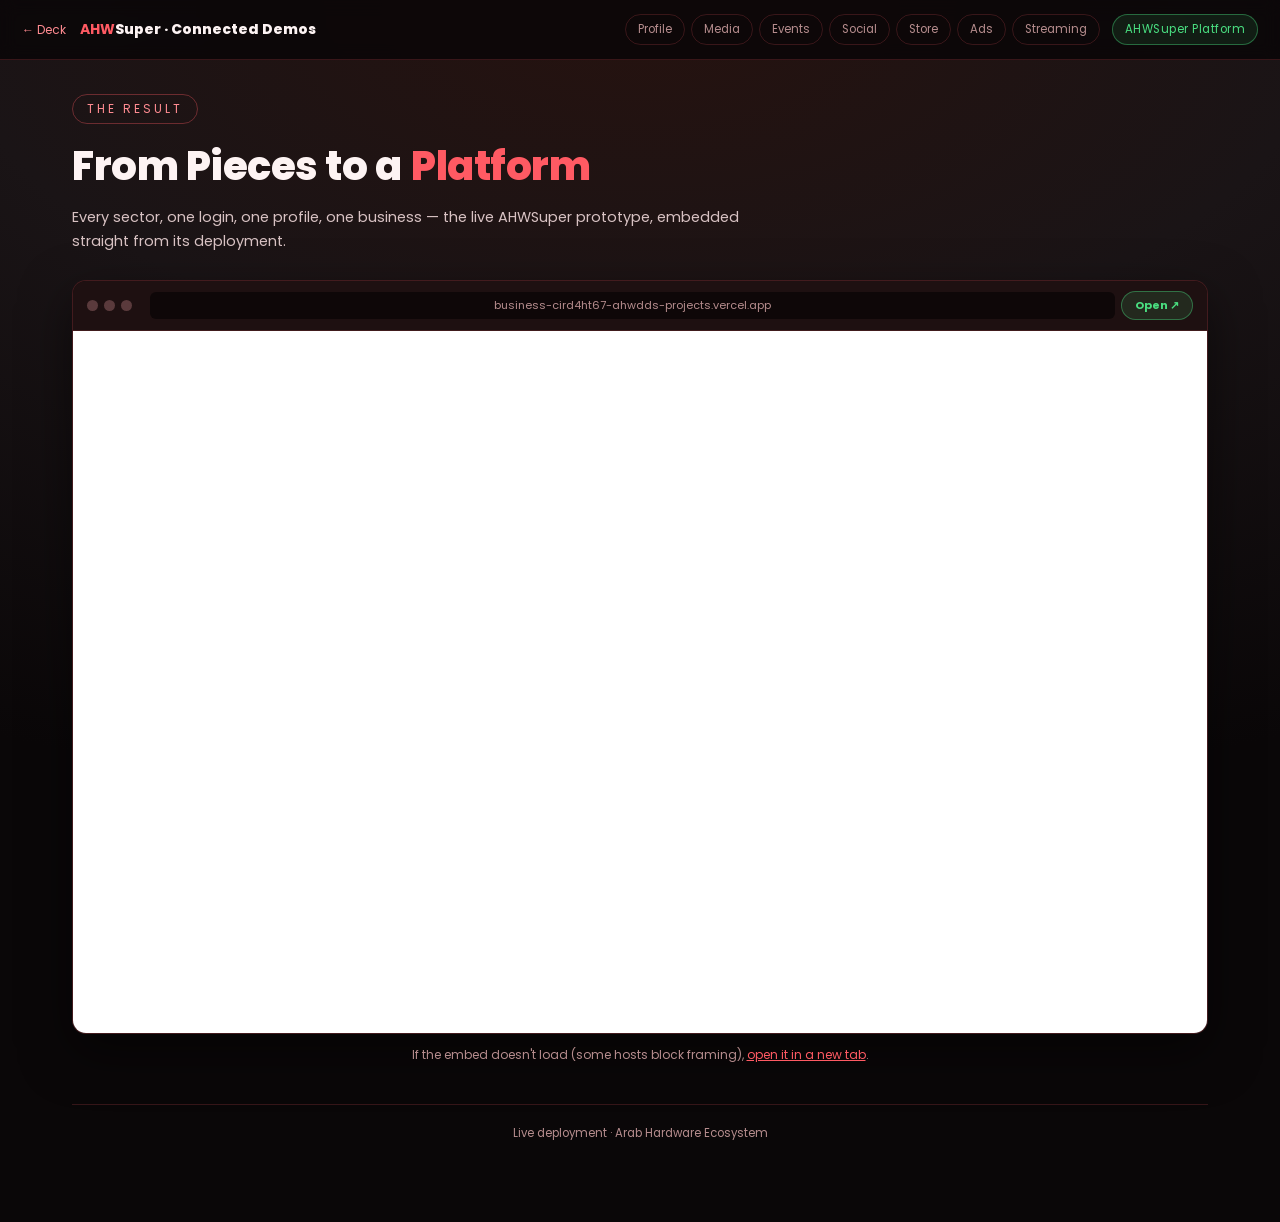
<file: pages/platform.html>
<!DOCTYPE html>
<html lang="en">
<head>
<meta charset="UTF-8">
<meta name="viewport" content="width=device-width, initial-scale=1.0">
<title>AHWSuper — Live Platform</title>
<link rel="preconnect" href="https://fonts.googleapis.com">
<link rel="preconnect" href="https://fonts.gstatic.com" crossorigin>
<link href="https://fonts.googleapis.com/css2?family=Poppins:wght@400;600;800&family=Tajawal:wght@400;700&display=swap" rel="stylesheet">
<link rel="stylesheet" href="shared/theme.css">
<style>
  .live-embed{height:78vh}
</style>
</head>
<body data-page="platform">
<div class="ahw-page">
  <div class="ahw-head">
    <span class="k">The Result</span>
    <h1>From Pieces to a <span>Platform</span></h1>
    <p>Every sector, one login, one profile, one business — the live AHWSuper prototype, embedded straight from its deployment.</p>
  </div>

  <div class="embed-frame">
    <div class="browser-bar"><i></i><i></i><i></i><div class="url">business-cird4ht67-ahwdds-projects.vercel.app</div>
      <a class="live-open" href="https://business-cird4ht67-ahwdds-projects.vercel.app/" target="_blank" rel="noopener">Open ↗</a></div>
    <iframe class="live-embed" src="https://business-cird4ht67-ahwdds-projects.vercel.app/" loading="lazy" title="AHWSuper live platform"></iframe>
  </div>
  <p class="live-fallback">If the embed doesn't load (some hosts block framing), <a href="https://business-cird4ht67-ahwdds-projects.vercel.app/" target="_blank" rel="noopener">open it in a new tab</a>.</p>

  <div class="ahw-foot">Live deployment &middot; Arab Hardware Ecosystem</div>
</div>
<script src="shared/nav.js"></script>
</body>
</html>
</file>
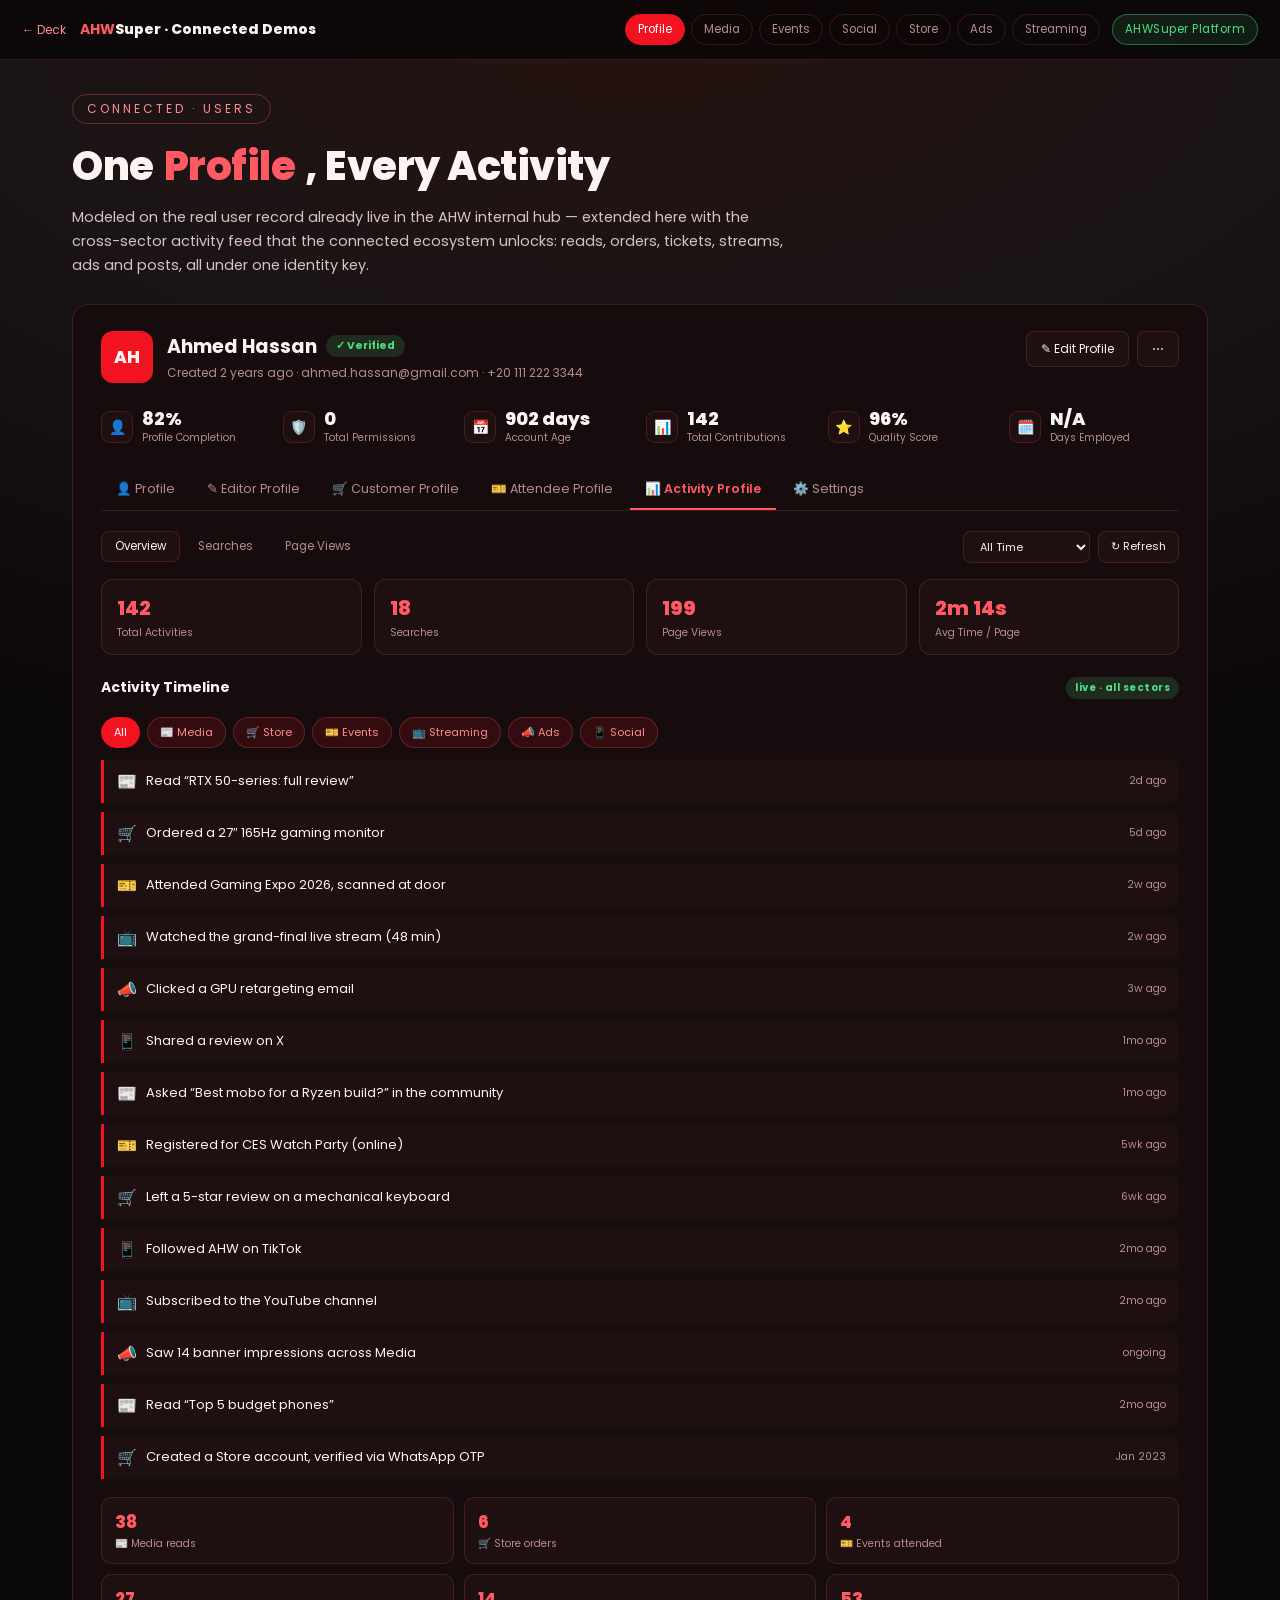
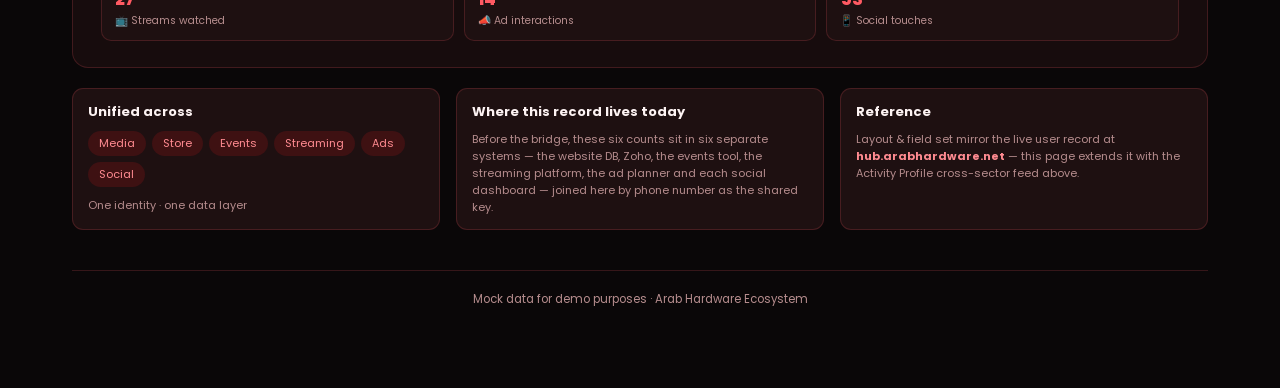
<file: pages/profile.html>
<!DOCTYPE html>
<html lang="en">
<head>
<meta charset="UTF-8">
<meta name="viewport" content="width=device-width, initial-scale=1.0">
<title>Unified Profile — AHWSuper</title>
<link rel="preconnect" href="https://fonts.googleapis.com">
<link rel="preconnect" href="https://fonts.gstatic.com" crossorigin>
<link href="https://fonts.googleapis.com/css2?family=Poppins:wght@400;600;800&family=Tajawal:wght@400;700&display=swap" rel="stylesheet">
<link rel="stylesheet" href="shared/theme.css">
<style>
  /* ---- hub-style profile chrome, mirrored from hub.arabhardware.net ---- */
  .hub-card{background:var(--card);border:1px solid var(--border);border-radius:16px;padding:26px 28px}
  .hub-top{display:flex;justify-content:space-between;align-items:flex-start;flex-wrap:wrap;gap:16px}
  .hub-id{display:flex;gap:14px;align-items:center}
  .hub-avatar{width:52px;height:52px;border-radius:12px;background:var(--accent);display:grid;place-items:center;font-weight:800;font-size:17px;flex:none}
  .hub-id h2{font-size:19px;display:flex;gap:9px;align-items:center;flex-wrap:wrap}
  .badge-verified{font-size:10.5px;background:rgba(74,222,128,.15);color:#4ade80;padding:3px 10px;border-radius:100px;font-weight:700}
  .hub-id .sub{font-size:12px;color:var(--muted);margin-top:3px}
  .hub-actions{display:flex;gap:8px;flex-wrap:wrap}
  .hub-actions button{font-family:inherit;font-size:12px;padding:8px 14px;border-radius:8px;border:1px solid var(--border);background:var(--card-2);color:var(--ink);cursor:pointer}

  .stat-row{display:grid;grid-template-columns:repeat(6,1fr);gap:12px;margin-top:26px}
  .stat-item{display:flex;gap:9px;align-items:center}
  .stat-item .ic{width:32px;height:32px;border-radius:9px;background:var(--card-2);display:grid;place-items:center;font-size:14px;flex:none;border:1px solid var(--border)}
  .stat-item .n{font-size:18px;font-weight:800;line-height:1.1}
  .stat-item .l{font-size:10px;color:var(--muted);margin-top:1px}
  .stat-item .sub{font-size:9px;color:#7a5658}

  .tabbar{display:flex;gap:2px;margin-top:24px;border-bottom:1px solid var(--border);flex-wrap:wrap}
  .tabbar button{font-family:inherit;background:none;border:none;color:var(--muted);font-size:12.5px;padding:10px 15px;cursor:pointer;border-bottom:2px solid transparent;display:flex;gap:6px;align-items:center;white-space:nowrap}
  .tabbar button.on{color:var(--accent-2);border-color:var(--accent-2);font-weight:600}

  .panel{display:none;padding-top:20px}
  .panel.on{display:block}

  .subtab-row{display:flex;justify-content:space-between;align-items:center;flex-wrap:wrap;gap:10px}
  .subtabs{display:flex;gap:4px}
  .subtabs button{font-family:inherit;font-size:11.5px;padding:6px 13px;border-radius:8px;border:1px solid transparent;background:none;color:var(--muted);cursor:pointer}
  .subtabs button.on{background:var(--card-2);color:var(--ink);border-color:var(--border)}
  .hub-controls{display:flex;gap:8px}
  .hub-controls select,.hub-controls button.refresh{font-family:inherit;font-size:11px;padding:6px 12px;border-radius:8px;border:1px solid var(--border);background:var(--card-2);color:var(--ink);cursor:pointer}

  .metric-row{display:grid;grid-template-columns:repeat(4,1fr);gap:12px;margin-top:16px}
  .metric-card{background:var(--card-2);border:1px solid var(--border);border-radius:12px;padding:13px 15px}
  .metric-card .n{font-size:20px;font-weight:800;color:var(--accent-2)}
  .metric-card .l{font-size:10.5px;color:var(--muted);margin-top:2px}

  .filter-row{display:flex;flex-wrap:wrap;gap:7px;margin:18px 0 12px}
  .filter-row button{font-family:inherit;font-size:11px;padding:6px 12px;border-radius:100px;cursor:pointer;background:rgba(241,20,32,.12);border:1px solid rgba(255,90,99,.25);color:var(--accent-soft);transition:.15s}
  .filter-row button.on,.filter-row button:hover{background:var(--accent);color:#fff;border-color:var(--accent)}
  .timeline{gap:9px}
  .tl{transition:opacity .2s}
  .tl.hide{display:none}
  .tl-when{margin-left:auto;font-size:10.5px;color:var(--muted);white-space:nowrap}
  .sector-grid{display:grid;grid-template-columns:repeat(3,1fr);gap:10px;margin-top:18px}
  .sector-card{background:var(--card-2);border:1px solid var(--border);border-radius:10px;padding:11px 13px;text-align:left}
  .sector-card .n{font-size:17px;font-weight:800;color:var(--accent-2)}
  .sector-card .l{font-size:10.5px;color:var(--muted);margin-top:1px}

  .order-row,.att-row{background:var(--card-2);border:1px solid var(--border);border-radius:10px;padding:11px 14px;font-size:12.5px;display:flex;justify-content:space-between;gap:10px;margin-bottom:8px}
  .order-row .m,.att-row .m{color:var(--muted);font-size:11px}
  .empty-state{text-align:center;padding:34px 10px;color:var(--muted);font-size:13px}

  .why-strip{display:grid;grid-template-columns:repeat(3,1fr);gap:16px;margin-top:20px}
  .why-strip .mini-widget{margin:0}
  @media (max-width:800px){.stat-row,.metric-row,.sector-grid,.why-strip{grid-template-columns:repeat(2,1fr)}}
</style>
</head>
<body data-page="profile">
<div class="ahw-page">
  <div class="ahw-head">
    <span class="k">Connected · Users</span>
    <h1>One <span>Profile</span>, Every Activity</h1>
    <p>Modeled on the real user record already live in the AHW internal hub — extended here with the cross-sector activity feed that the connected ecosystem unlocks: reads, orders, tickets, streams, ads and posts, all under one identity key.</p>
  </div>

  <div class="hub-card">
    <div class="hub-top">
      <div class="hub-id">
        <div class="hub-avatar">AH</div>
        <div>
          <h2>Ahmed Hassan <span class="badge-verified">✓ Verified</span></h2>
          <div class="sub">Created 2 years ago · ahmed.hassan@gmail.com · +20 111 222 3344</div>
        </div>
      </div>
      <div class="hub-actions">
        <button>✎ Edit Profile</button>
        <button>⋯</button>
      </div>
    </div>

    <div class="stat-row">
      <div class="stat-item"><div class="ic">👤</div><div><div class="n">82%</div><div class="l">Profile Completion</div></div></div>
      <div class="stat-item"><div class="ic">🛡️</div><div><div class="n">0</div><div class="l">Total Permissions</div></div></div>
      <div class="stat-item"><div class="ic">📅</div><div><div class="n">902 days</div><div class="l">Account Age</div></div></div>
      <div class="stat-item"><div class="ic">📊</div><div><div class="n">142</div><div class="l">Total Contributions</div></div></div>
      <div class="stat-item"><div class="ic">⭐</div><div><div class="n">96%</div><div class="l">Quality Score</div></div></div>
      <div class="stat-item"><div class="ic">🗓️</div><div><div class="n">N/A</div><div class="l">Days Employed</div></div></div>
    </div>

    <div class="tabbar" id="tabbar">
      <button data-t="profile">👤 Profile</button>
      <button data-t="editor">✎ Editor Profile</button>
      <button data-t="customer">🛒 Customer Profile</button>
      <button data-t="attendee">🎫 Attendee Profile</button>
      <button data-t="activity" class="on">📊 Activity Profile</button>
      <button data-t="settings">⚙️ Settings</button>
    </div>

    <div class="panel" id="p-profile">
      <div class="metric-row">
        <div class="metric-card"><div class="n">Ahmed Hassan</div><div class="l">Full name</div></div>
        <div class="metric-card"><div class="n">Cairo, EG</div><div class="l">Location</div></div>
        <div class="metric-card"><div class="n">ahmed.hassan@gmail.com</div><div class="l">Email</div></div>
        <div class="metric-card"><div class="n">+20 111 222 3344</div><div class="l">Phone · verified via WhatsApp OTP</div></div>
      </div>
    </div>

    <div class="panel" id="p-editor">
      <div class="empty-state">No editorial role on this account — this tab is populated for staff / content-team users.</div>
    </div>

    <div class="panel" id="p-customer">
      <div class="metric-row">
        <div class="metric-card"><div class="n">6</div><div class="l">Orders (B2C)</div></div>
        <div class="metric-card"><div class="n">EGP 24,600</div><div class="l">Lifetime spend</div></div>
        <div class="metric-card"><div class="n">Zoho CRM</div><div class="l">Synced source</div></div>
        <div class="metric-card"><div class="n">1</div><div class="l">Open cart item</div></div>
      </div>
      <div style="margin-top:16px">
        <div class="order-row"><span>Gaming Monitor 27&Prime; 165Hz</span><span class="m">EGP 8,900 · 5d ago</span></div>
        <div class="order-row"><span>RGB Mechanical Keyboard</span><span class="m">EGP 2,150 · 6wk ago</span></div>
        <div class="order-row"><span>Wireless Gaming Mouse</span><span class="m">EGP 1,450 · 3mo ago</span></div>
      </div>
    </div>

    <div class="panel" id="p-attendee">
      <div class="metric-row">
        <div class="metric-card"><div class="n">4</div><div class="l">Events attended</div></div>
        <div class="metric-card"><div class="n">88%</div><div class="l">Check-in rate</div></div>
        <div class="metric-card"><div class="n">1</div><div class="l">Upcoming registration</div></div>
        <div class="metric-card"><div class="n">Events Tool</div><div class="l">Synced source</div></div>
      </div>
      <div style="margin-top:16px">
        <div class="att-row"><span>Gaming Expo 2026</span><span class="m">Scanned at door · 2w ago</span></div>
        <div class="att-row"><span>CES Watch Party (online)</span><span class="m">Registered · 5wk ago</span></div>
        <div class="att-row"><span>Ramadan Tech Night 2025</span><span class="m">Attended</span></div>
      </div>
    </div>

    <div class="panel on" id="p-activity">
      <div class="subtab-row">
        <div class="subtabs" id="subtabs">
          <button data-s="overview" class="on">Overview</button>
          <button data-s="searches">Searches</button>
          <button data-s="pageviews">Page Views</button>
        </div>
        <div class="hub-controls">
          <select><option>All Time</option><option>Last 6 months</option><option>Last 30 days</option></select>
          <button class="refresh" id="refresh">↻ Refresh</button>
        </div>
      </div>

      <div class="metric-row">
        <div class="metric-card"><div class="n">142</div><div class="l">Total Activities</div></div>
        <div class="metric-card"><div class="n">18</div><div class="l">Searches</div></div>
        <div class="metric-card"><div class="n">199</div><div class="l">Page Views</div></div>
        <div class="metric-card"><div class="n">2m 14s</div><div class="l">Avg Time / Page</div></div>
      </div>

      <div class="feed-head" style="margin-top:22px">Activity Timeline <span class="live">live &middot; all sectors</span></div>
      <div class="filter-row" id="filters">
        <button data-f="all" class="on">All</button>
        <button data-f="media">📰 Media</button>
        <button data-f="store">🛒 Store</button>
        <button data-f="events">🎫 Events</button>
        <button data-f="streaming">📺 Streaming</button>
        <button data-f="ads">📣 Ads</button>
        <button data-f="social">📱 Social</button>
      </div>
      <div class="timeline" id="timeline">
        <div class="tl" data-s="media"><span class="tl-i">📰</span> Read &ldquo;RTX 50-series: full review&rdquo; <span class="tl-when">2d ago</span></div>
        <div class="tl" data-s="store"><span class="tl-i">🛒</span> Ordered a 27&Prime; 165Hz gaming monitor <span class="tl-when">5d ago</span></div>
        <div class="tl" data-s="events"><span class="tl-i">🎫</span> Attended Gaming Expo 2026, scanned at door <span class="tl-when">2w ago</span></div>
        <div class="tl" data-s="streaming"><span class="tl-i">📺</span> Watched the grand-final live stream (48 min) <span class="tl-when">2w ago</span></div>
        <div class="tl" data-s="ads"><span class="tl-i">📣</span> Clicked a GPU retargeting email <span class="tl-when">3w ago</span></div>
        <div class="tl" data-s="social"><span class="tl-i">📱</span> Shared a review on X <span class="tl-when">1mo ago</span></div>
        <div class="tl" data-s="media"><span class="tl-i">📰</span> Asked &ldquo;Best mobo for a Ryzen build?&rdquo; in the community <span class="tl-when">1mo ago</span></div>
        <div class="tl" data-s="events"><span class="tl-i">🎫</span> Registered for CES Watch Party (online) <span class="tl-when">5wk ago</span></div>
        <div class="tl" data-s="store"><span class="tl-i">🛒</span> Left a 5-star review on a mechanical keyboard <span class="tl-when">6wk ago</span></div>
        <div class="tl" data-s="social"><span class="tl-i">📱</span> Followed AHW on TikTok <span class="tl-when">2mo ago</span></div>
        <div class="tl" data-s="streaming"><span class="tl-i">📺</span> Subscribed to the YouTube channel <span class="tl-when">2mo ago</span></div>
        <div class="tl" data-s="ads"><span class="tl-i">📣</span> Saw 14 banner impressions across Media <span class="tl-when">ongoing</span></div>
        <div class="tl" data-s="media"><span class="tl-i">📰</span> Read &ldquo;Top 5 budget phones&rdquo; <span class="tl-when">2mo ago</span></div>
        <div class="tl" data-s="store"><span class="tl-i">🛒</span> Created a Store account, verified via WhatsApp OTP <span class="tl-when">Jan 2023</span></div>
      </div>

      <div class="sector-grid">
        <div class="sector-card"><div class="n">38</div><div class="l">📰 Media reads</div></div>
        <div class="sector-card"><div class="n">6</div><div class="l">🛒 Store orders</div></div>
        <div class="sector-card"><div class="n">4</div><div class="l">🎫 Events attended</div></div>
        <div class="sector-card"><div class="n">27</div><div class="l">📺 Streams watched</div></div>
        <div class="sector-card"><div class="n">14</div><div class="l">📣 Ad interactions</div></div>
        <div class="sector-card"><div class="n">53</div><div class="l">📱 Social touches</div></div>
      </div>
    </div>

    <div class="panel" id="p-searches-view"></div>

    <div class="panel" id="p-settings">
      <p class="mw-note" style="font-size:12.5px">Ahmed opted in to cross-sector personalization from his account settings. He can export or delete this profile at any time.</p>
    </div>
  </div>

  <div class="why-strip">
    <div class="mini-widget">
      <div class="mw-title">Unified across</div>
      <div class="chip-row"><span>Media</span><span>Store</span><span>Events</span><span>Streaming</span><span>Ads</span><span>Social</span></div>
      <p class="mw-note">One identity · one data layer</p>
    </div>
    <div class="mini-widget">
      <div class="mw-title">Where this record lives today</div>
      <p class="mw-note">Before the bridge, these six counts sit in six separate systems — the website DB, Zoho, the events tool, the streaming platform, the ad planner and each social dashboard — joined here by phone number as the shared key.</p>
    </div>
    <div class="mini-widget">
      <div class="mw-title">Reference</div>
      <p class="mw-note">Layout &amp; field set mirror the live user record at <b style="color:var(--accent-soft)">hub.arabhardware.net</b> — this page extends it with the Activity Profile cross-sector feed above.</p>
    </div>
  </div>

  <div class="ahw-foot">Mock data for demo purposes · Arab Hardware Ecosystem</div>
</div>
<script src="shared/nav.js"></script>
<script>
  const tabbar=document.getElementById('tabbar');
  tabbar.addEventListener('click',e=>{
    const btn=e.target.closest('button');if(!btn)return;
    [...tabbar.children].forEach(b=>b.classList.toggle('on',b===btn));
    document.querySelectorAll('.hub-card > .panel').forEach(p=>p.classList.toggle('on',p.id==='p-'+btn.dataset.t));
  });

  const subtabs=document.getElementById('subtabs');
  const SUB_METRICS={
    overview:['142','18','199','2m 14s'],
    searches:['18','18','—','1m 40s'],
    pageviews:['199','—','199','2m 30s']
  };
  const metricRow=document.querySelector('#p-activity .metric-row');
  subtabs.addEventListener('click',e=>{
    const btn=e.target.closest('button');if(!btn)return;
    [...subtabs.children].forEach(b=>b.classList.toggle('on',b===btn));
    const vals=SUB_METRICS[btn.dataset.s];
    [...metricRow.children].forEach((c,i)=>c.querySelector('.n').textContent=vals[i]);
  });

  const refresh=document.getElementById('refresh');
  refresh.addEventListener('click',()=>{
    refresh.textContent='↻ Refreshing…';
    setTimeout(()=>refresh.textContent='↻ Refresh',600);
  });

  const filters=document.getElementById('filters'),tl=[...document.querySelectorAll('#timeline .tl')];
  filters.addEventListener('click',e=>{
    const btn=e.target.closest('button');if(!btn)return;
    [...filters.children].forEach(b=>b.classList.toggle('on',b===btn));
    const f=btn.dataset.f;
    tl.forEach(row=>row.classList.toggle('hide',f!=='all'&&row.dataset.s!==f));
  });
</script>
</body>
</html>
</file>
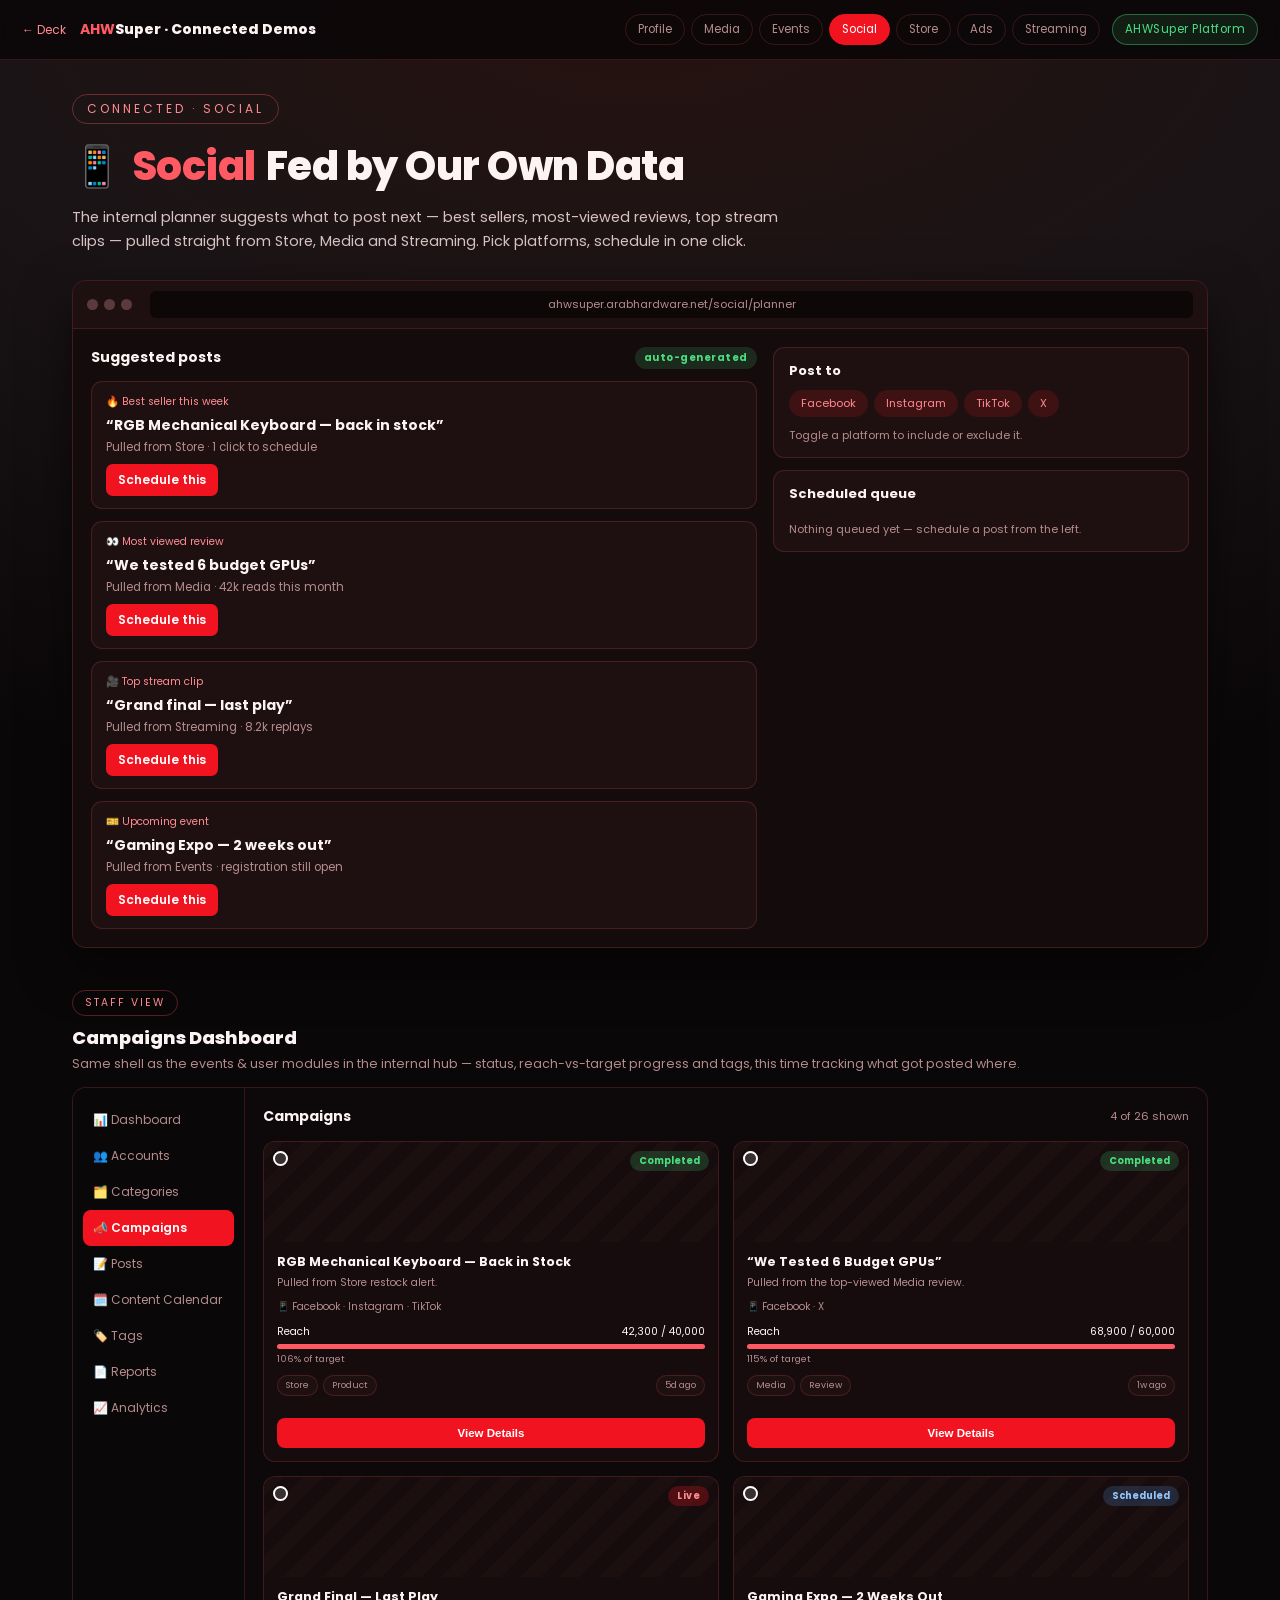
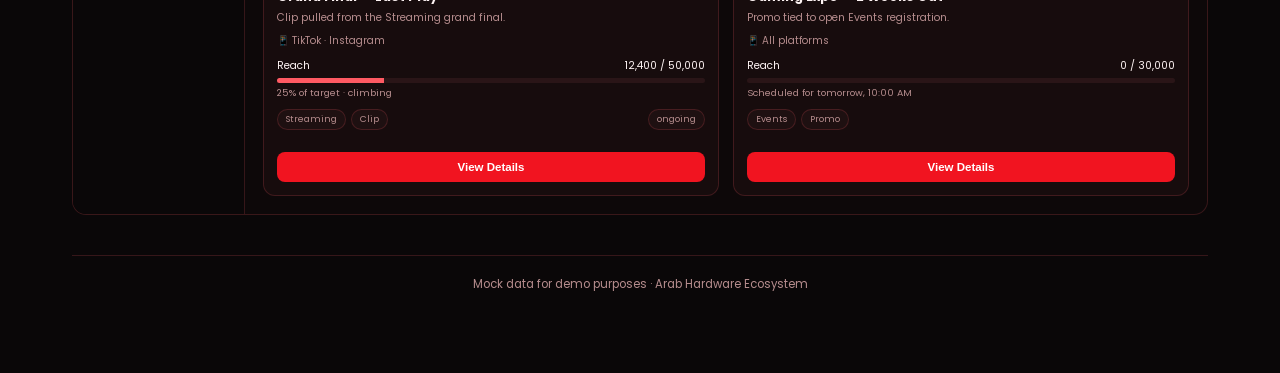
<file: pages/social.html>
<!DOCTYPE html>
<html lang="en">
<head>
<meta charset="UTF-8">
<meta name="viewport" content="width=device-width, initial-scale=1.0">
<title>Social Planner — AHWSuper</title>
<link rel="preconnect" href="https://fonts.googleapis.com">
<link rel="preconnect" href="https://fonts.gstatic.com" crossorigin>
<link href="https://fonts.googleapis.com/css2?family=Poppins:wght@400;600;800&family=Tajawal:wght@400;700&display=swap" rel="stylesheet">
<link rel="stylesheet" href="shared/theme.css">
<style>
  .chip-row span{cursor:pointer;transition:.15s;border:1px solid transparent}
  .chip-row span.off{background:transparent;border-color:var(--border);color:var(--muted)}
  .queue{display:flex;flex-direction:column;gap:8px;margin-top:4px}
  .qitem{background:var(--card-2);border:1px solid var(--border);border-radius:8px;padding:9px 12px;font-size:12px;display:flex;justify-content:space-between;gap:8px;animation:fadein .3s ease}
  .qitem b{font-weight:600}
  @keyframes fadein{from{opacity:0;transform:translateY(-4px)}to{opacity:1;transform:none}}
  .schedule-btn{position:relative}
</style>
</head>
<body data-page="social">
<div class="ahw-page">
  <div class="ahw-head">
    <span class="k">Connected · Social</span>
    <h1>📱 <span>Social</span> Fed by Our Own Data</h1>
    <p>The internal planner suggests what to post next — best sellers, most-viewed reviews, top stream clips — pulled straight from Store, Media and Streaming. Pick platforms, schedule in one click.</p>
  </div>

  <div class="demo-frame">
    <div class="browser-bar"><i></i><i></i><i></i><div class="url">ahwsuper.arabhardware.net/social/planner</div></div>
    <div class="demo-body">
      <div class="feed-col">
        <div class="feed-head">Suggested posts <span class="live">auto-generated</span></div>
        <div class="feed-card" data-post="0"><div class="fc-tag">🔥 Best seller this week</div><h4>&ldquo;RGB Mechanical Keyboard — back in stock&rdquo;</h4><p>Pulled from Store &middot; 1 click to schedule</p><button class="ask-btn" style="margin-top:8px;width:auto" data-schedule="0">Schedule this</button></div>
        <div class="feed-card" data-post="1"><div class="fc-tag">👀 Most viewed review</div><h4>&ldquo;We tested 6 budget GPUs&rdquo;</h4><p>Pulled from Media &middot; 42k reads this month</p><button class="ask-btn" style="margin-top:8px;width:auto" data-schedule="1">Schedule this</button></div>
        <div class="feed-card" data-post="2"><div class="fc-tag">🎥 Top stream clip</div><h4>&ldquo;Grand final — last play&rdquo;</h4><p>Pulled from Streaming &middot; 8.2k replays</p><button class="ask-btn" style="margin-top:8px;width:auto" data-schedule="2">Schedule this</button></div>
        <div class="feed-card" data-post="3"><div class="fc-tag">🎫 Upcoming event</div><h4>&ldquo;Gaming Expo — 2 weeks out&rdquo;</h4><p>Pulled from Events &middot; registration still open</p><button class="ask-btn" style="margin-top:8px;width:auto" data-schedule="3">Schedule this</button></div>
      </div>
      <div class="side-col">
        <div class="mini-widget">
          <div class="mw-title">Post to</div>
          <div class="chip-row" id="platforms">
            <span class="on" data-p="Facebook">Facebook</span>
            <span class="on" data-p="Instagram">Instagram</span>
            <span class="on" data-p="TikTok">TikTok</span>
            <span data-p="X">X</span>
          </div>
          <p class="mw-note">Toggle a platform to include or exclude it.</p>
        </div>
        <div class="mini-widget">
          <div class="mw-title">Scheduled queue</div>
          <div class="queue" id="queue"><p class="mw-note" id="emptyNote">Nothing queued yet — schedule a post from the left.</p></div>
        </div>
      </div>
    </div>
  </div>

  <div class="hub-section">
    <div class="hub-section-head">
      <span class="k">Staff View</span>
      <h3>Campaigns Dashboard</h3>
      <p>Same shell as the events &amp; user modules in the internal hub — status, reach-vs-target progress and tags, this time tracking what got posted where.</p>
    </div>
    <div class="hub-shell">
      <div class="hub-side">
        <div class="item">📊 Dashboard</div>
        <div class="item">👥 Accounts</div>
        <div class="item">🗂️ Categories</div>
        <div class="item on">📣 Campaigns</div>
        <div class="item">📝 Posts</div>
        <div class="item">🗓️ Content Calendar</div>
        <div class="item">🏷️ Tags</div>
        <div class="item">📄 Reports</div>
        <div class="item">📈 Analytics</div>
      </div>
      <div class="hub-main">
        <div class="top"><h4>Campaigns</h4><span class="cnt">4 of 26 shown</span></div>
        <div class="hub-grid">
          <div class="ev-card">
            <div class="thumb"><div class="ph"></div><div class="dot"></div><span class="status completed">Completed</span></div>
            <div class="body">
              <h5>RGB Mechanical Keyboard — Back in Stock</h5>
              <p class="desc">Pulled from Store restock alert.</p>
              <div class="meta-row">📱 Facebook · Instagram · TikTok</div>
              <div class="progress-lbl"><span>Reach</span><span>42,300 / 40,000</span></div>
              <div class="bar"><span style="width:100%"></span></div>
              <div class="pct">106% of target</div>
              <div class="tags"><span>Store</span><span>Product</span><span class="ago">5d ago</span></div>
            </div>
            <button class="view-btn">View Details</button>
          </div>
          <div class="ev-card">
            <div class="thumb"><div class="ph"></div><div class="dot"></div><span class="status completed">Completed</span></div>
            <div class="body">
              <h5>&ldquo;We Tested 6 Budget GPUs&rdquo;</h5>
              <p class="desc">Pulled from the top-viewed Media review.</p>
              <div class="meta-row">📱 Facebook · X</div>
              <div class="progress-lbl"><span>Reach</span><span>68,900 / 60,000</span></div>
              <div class="bar"><span style="width:100%"></span></div>
              <div class="pct">115% of target</div>
              <div class="tags"><span>Media</span><span>Review</span><span class="ago">1w ago</span></div>
            </div>
            <button class="view-btn">View Details</button>
          </div>
          <div class="ev-card">
            <div class="thumb"><div class="ph"></div><div class="dot"></div><span class="status live">Live</span></div>
            <div class="body">
              <h5>Grand Final — Last Play</h5>
              <p class="desc">Clip pulled from the Streaming grand final.</p>
              <div class="meta-row">📱 TikTok · Instagram</div>
              <div class="progress-lbl"><span>Reach</span><span>12,400 / 50,000</span></div>
              <div class="bar"><span style="width:25%"></span></div>
              <div class="pct">25% of target · climbing</div>
              <div class="tags"><span>Streaming</span><span>Clip</span><span class="ago">ongoing</span></div>
            </div>
            <button class="view-btn">View Details</button>
          </div>
          <div class="ev-card">
            <div class="thumb"><div class="ph"></div><div class="dot"></div><span class="status scheduled">Scheduled</span></div>
            <div class="body">
              <h5>Gaming Expo — 2 Weeks Out</h5>
              <p class="desc">Promo tied to open Events registration.</p>
              <div class="meta-row">📱 All platforms</div>
              <div class="progress-lbl"><span>Reach</span><span>0 / 30,000</span></div>
              <div class="bar"><span style="width:0%"></span></div>
              <div class="pct">Scheduled for tomorrow, 10:00 AM</div>
              <div class="tags"><span>Events</span><span>Promo</span></div>
            </div>
            <button class="view-btn">View Details</button>
          </div>
        </div>
      </div>
    </div>
  </div>

  <div class="ahw-foot">Mock data for demo purposes &middot; Arab Hardware Ecosystem</div>
</div>
<script src="shared/nav.js"></script>
<script>
  const platforms=document.getElementById('platforms'),queue=document.getElementById('queue'),emptyNote=document.getElementById('emptyNote');
  platforms.addEventListener('click',e=>{
    const s=e.target.closest('span');if(!s)return;
    s.classList.toggle('on');s.classList.toggle('off');
  });
  document.querySelectorAll('[data-schedule]').forEach(btn=>{
    btn.addEventListener('click',()=>{
      const title=btn.closest('.feed-card').querySelector('h4').textContent;
      const chosen=[...platforms.querySelectorAll('span.on')].map(s=>s.dataset.p);
      if(!chosen.length)return;
      emptyNote.remove();
      const item=document.createElement('div');
      item.className='qitem';
      item.innerHTML=`<span>${title}</span><b>${chosen.join(', ')}</b>`;
      queue.prepend(item);
      btn.textContent='✓ Scheduled';btn.disabled=true;
    });
  });
</script>
</body>
</html>
</file>
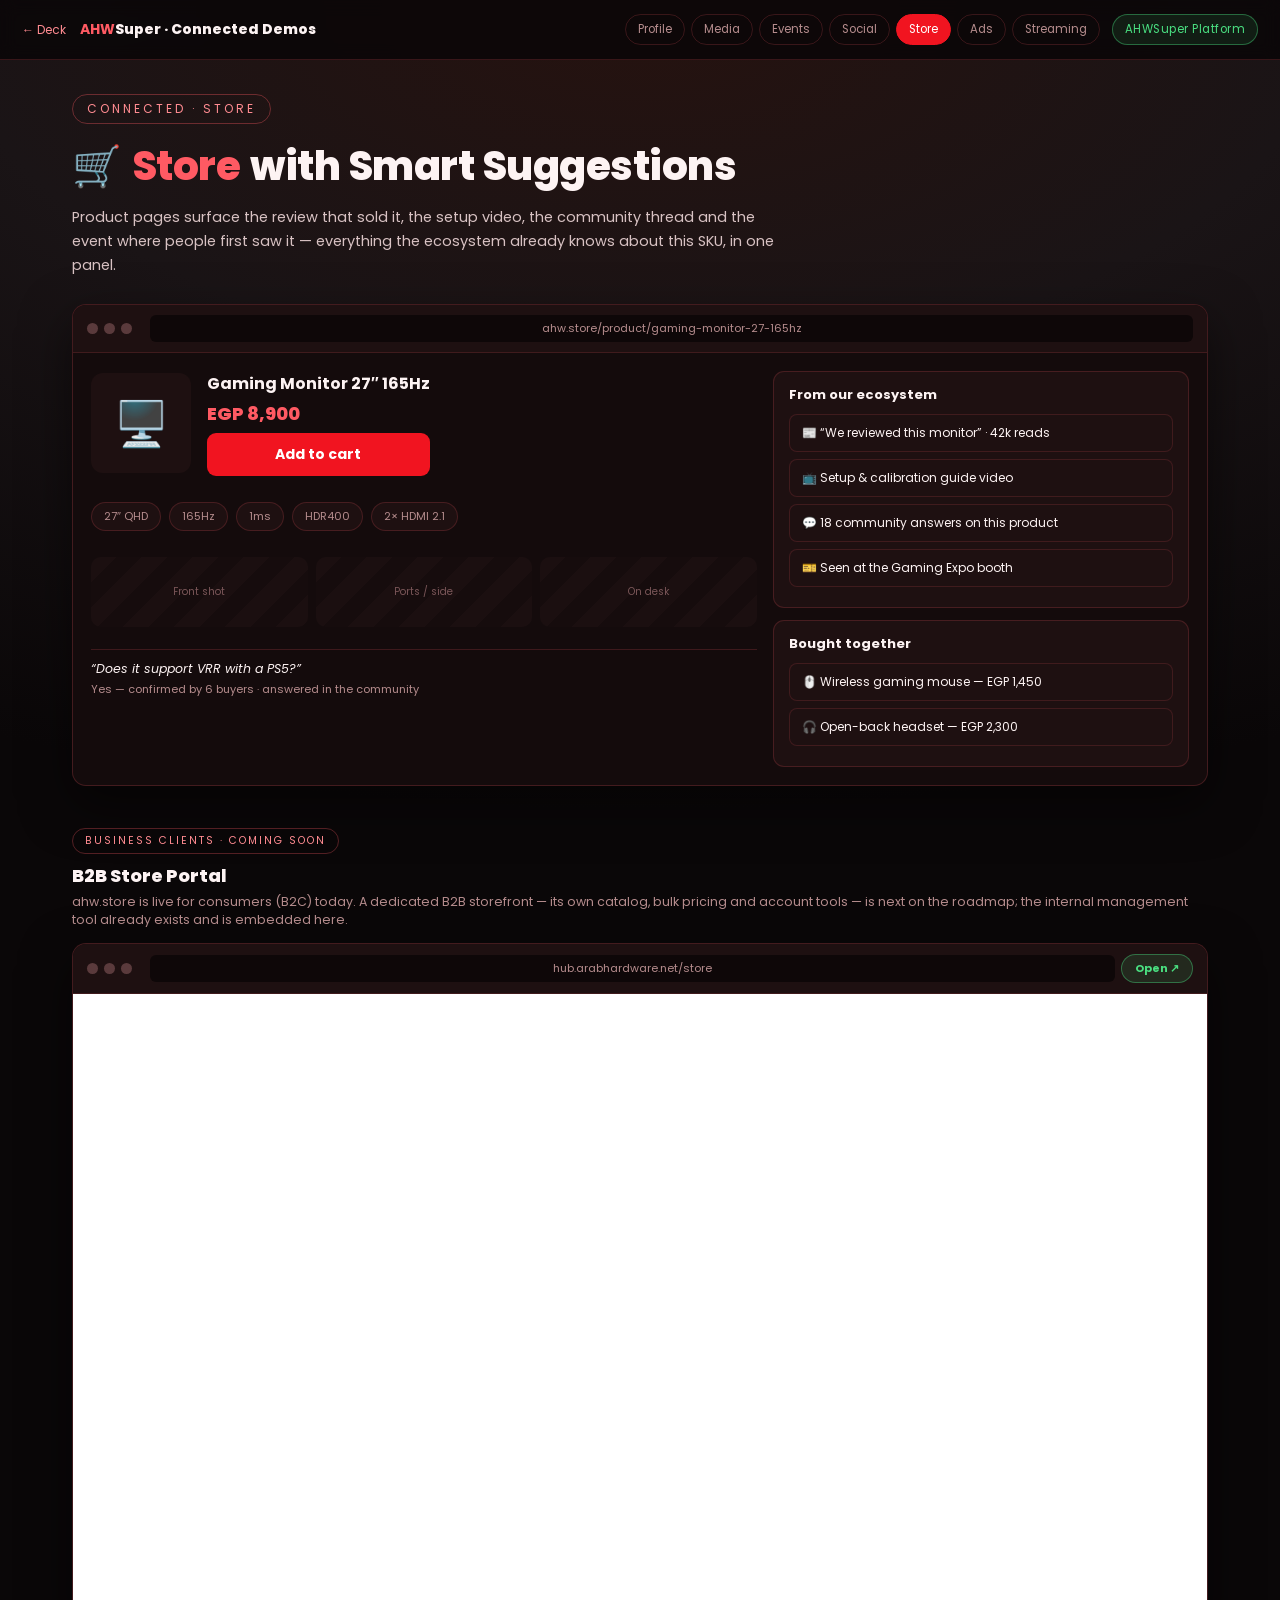
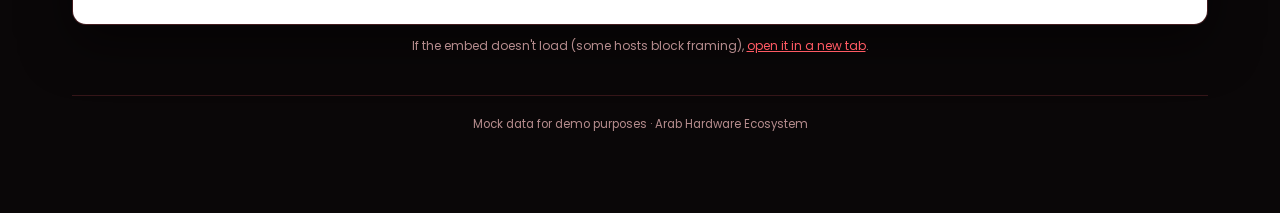
<file: pages/store.html>
<!DOCTYPE html>
<html lang="en">
<head>
<meta charset="UTF-8">
<meta name="viewport" content="width=device-width, initial-scale=1.0">
<title>Store — Smart Suggestions — AHWSuper</title>
<link rel="preconnect" href="https://fonts.googleapis.com">
<link rel="preconnect" href="https://fonts.gstatic.com" crossorigin>
<link href="https://fonts.googleapis.com/css2?family=Poppins:wght@400;600;800&family=Tajawal:wght@400;700&display=swap" rel="stylesheet">
<link rel="stylesheet" href="shared/theme.css">
<style>
  .gallery{display:flex;gap:8px;margin-top:14px}
  .gallery .shot-ph{flex:1;min-height:70px;font-size:10px}
  .specs{display:flex;flex-wrap:wrap;gap:8px;margin-top:14px}
  .specs span{background:var(--card-2);border:1px solid var(--border);border-radius:100px;padding:5px 12px;font-size:11px;color:var(--muted)}
  .big-cta.added{background:#4ade80}
  .qa{border-top:1px solid var(--border);padding-top:10px;margin-top:10px}
  .qa .q{font-size:12.5px;font-style:italic}
  .qa .a{font-size:11px;color:var(--muted);margin-top:3px}
</style>
</head>
<body data-page="store">
<div class="ahw-page">
  <div class="ahw-head">
    <span class="k">Connected · Store</span>
    <h1>🛒 <span>Store</span> with Smart Suggestions</h1>
    <p>Product pages surface the review that sold it, the setup video, the community thread and the event where people first saw it — everything the ecosystem already knows about this SKU, in one panel.</p>
  </div>

  <div class="demo-frame">
    <div class="browser-bar"><i></i><i></i><i></i><div class="url">ahw.store/product/gaming-monitor-27-165hz</div></div>
    <div class="demo-body">
      <div class="feed-col">
        <div class="prod">
          <div class="prod-img">🖥️</div>
          <div>
            <h4>Gaming Monitor 27&Prime; 165Hz</h4>
            <div class="price">EGP 8,900</div>
            <button class="big-cta" id="addBtn">Add to cart</button>
          </div>
        </div>
        <div class="specs">
          <span>27&Prime; QHD</span><span>165Hz</span><span>1ms</span><span>HDR400</span><span>2× HDMI 2.1</span>
        </div>
        <div class="gallery">
          <div class="shot-ph">Front shot</div>
          <div class="shot-ph">Ports / side</div>
          <div class="shot-ph">On desk</div>
        </div>
        <div class="qa">
          <div class="q">&ldquo;Does it support VRR with a PS5?&rdquo;</div>
          <div class="a">Yes — confirmed by 6 buyers &middot; answered in the community</div>
        </div>
      </div>
      <div class="side-col">
        <div class="mini-widget">
          <div class="mw-title">From our ecosystem</div>
          <div class="sug">📰 &ldquo;We reviewed this monitor&rdquo; &middot; 42k reads</div>
          <div class="sug">📺 Setup &amp; calibration guide video</div>
          <div class="sug">💬 18 community answers on this product</div>
          <div class="sug">🎫 Seen at the Gaming Expo booth</div>
        </div>
        <div class="mini-widget">
          <div class="mw-title">Bought together</div>
          <div class="sug">🖱️ Wireless gaming mouse — EGP 1,450</div>
          <div class="sug">🎧 Open-back headset — EGP 2,300</div>
        </div>
      </div>
    </div>
  </div>

  <div class="hub-section">
    <div class="hub-section-head">
      <span class="k">Business Clients · Coming Soon</span>
      <h3>B2B Store Portal</h3>
      <p>ahw.store is live for consumers (B2C) today. A dedicated B2B storefront — its own catalog, bulk pricing and account tools — is next on the roadmap; the internal management tool already exists and is embedded here.</p>
    </div>
    <div class="embed-frame">
      <div class="browser-bar"><i></i><i></i><i></i><div class="url">hub.arabhardware.net/store</div>
        <a class="live-open" href="https://hub.arabhardware.net/store" target="_blank" rel="noopener">Open ↗</a></div>
      <iframe class="live-embed" src="https://hub.arabhardware.net/store" loading="lazy" title="AHW B2B Store — hub"></iframe>
    </div>
    <p class="live-fallback">If the embed doesn't load (some hosts block framing), <a href="https://hub.arabhardware.net/store" target="_blank" rel="noopener">open it in a new tab</a>.</p>
  </div>

  <div class="ahw-foot">Mock data for demo purposes &middot; Arab Hardware Ecosystem</div>
</div>
<script src="shared/nav.js"></script>
<script>
  const addBtn=document.getElementById('addBtn');
  addBtn.addEventListener('click',()=>{
    addBtn.textContent='✓ Added to cart';
    addBtn.classList.add('added');
  });
</script>
</body>
</html>
</file>
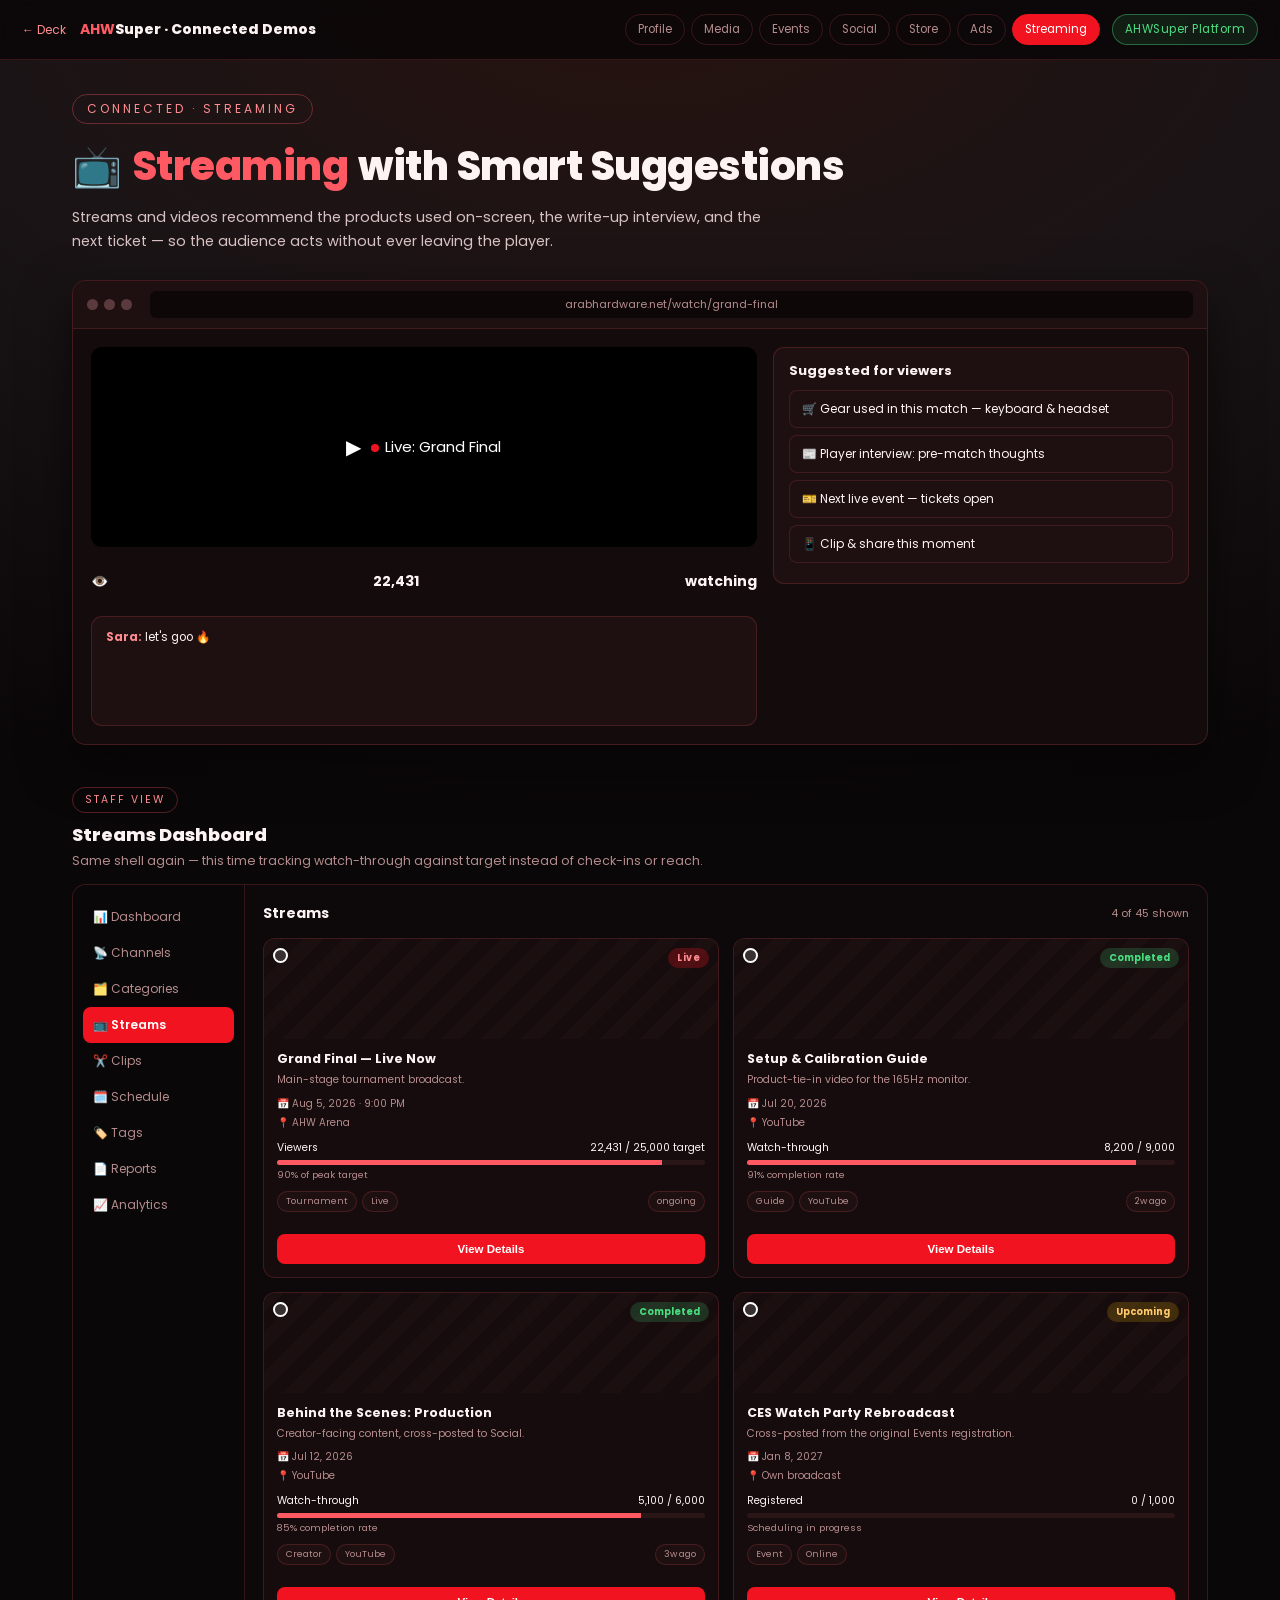
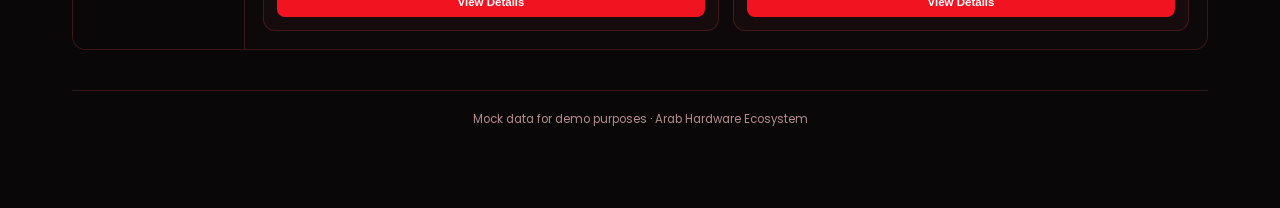
<file: pages/streaming.html>
<!DOCTYPE html>
<html lang="en">
<head>
<meta charset="UTF-8">
<meta name="viewport" content="width=device-width, initial-scale=1.0">
<title>Streaming — Smart Suggestions — AHWSuper</title>
<link rel="preconnect" href="https://fonts.googleapis.com">
<link rel="preconnect" href="https://fonts.gstatic.com" crossorigin>
<link href="https://fonts.googleapis.com/css2?family=Poppins:wght@400;600;800&family=Tajawal:wght@400;700&display=swap" rel="stylesheet">
<link rel="stylesheet" href="shared/theme.css">
<style>
  .player{position:relative}
  .player .dot{width:8px;height:8px;border-radius:50%;background:#f11420;display:inline-block;margin-right:6px;animation:blink 1.4s infinite}
  @keyframes blink{50%{opacity:.25}}
  .chat{margin-top:12px;background:var(--card-2);border:1px solid var(--border);border-radius:11px;padding:12px 14px;height:110px;overflow:hidden;display:flex;flex-direction:column;gap:6px;font-size:11.5px}
  .chat .msg b{color:var(--accent-soft)}
</style>
</head>
<body data-page="streaming">
<div class="ahw-page">
  <div class="ahw-head">
    <span class="k">Connected · Streaming</span>
    <h1>📺 <span>Streaming</span> with Smart Suggestions</h1>
    <p>Streams and videos recommend the products used on-screen, the write-up interview, and the next ticket — so the audience acts without ever leaving the player.</p>
  </div>

  <div class="demo-frame">
    <div class="browser-bar"><i></i><i></i><i></i><div class="url">arabhardware.net/watch/grand-final</div></div>
    <div class="demo-body">
      <div class="feed-col">
        <div class="player">▶ <span><span class="dot"></span>Live: Grand Final</span></div>
        <div class="feed-head" style="margin-top:12px">👁️ <span id="viewers">22,431</span> watching</div>
        <div class="chat" id="chat"></div>
      </div>
      <div class="side-col">
        <div class="mini-widget">
          <div class="mw-title">Suggested for viewers</div>
          <div class="sug">🛒 Gear used in this match — keyboard &amp; headset</div>
          <div class="sug">📰 Player interview: pre-match thoughts</div>
          <div class="sug">🎫 Next live event — tickets open</div>
          <div class="sug">📱 Clip &amp; share this moment</div>
        </div>
      </div>
    </div>
  </div>

  <div class="hub-section">
    <div class="hub-section-head">
      <span class="k">Staff View</span>
      <h3>Streams Dashboard</h3>
      <p>Same shell again — this time tracking watch-through against target instead of check-ins or reach.</p>
    </div>
    <div class="hub-shell">
      <div class="hub-side">
        <div class="item">📊 Dashboard</div>
        <div class="item">📡 Channels</div>
        <div class="item">🗂️ Categories</div>
        <div class="item on">📺 Streams</div>
        <div class="item">✂️ Clips</div>
        <div class="item">🗓️ Schedule</div>
        <div class="item">🏷️ Tags</div>
        <div class="item">📄 Reports</div>
        <div class="item">📈 Analytics</div>
      </div>
      <div class="hub-main">
        <div class="top"><h4>Streams</h4><span class="cnt">4 of 45 shown</span></div>
        <div class="hub-grid">
          <div class="ev-card">
            <div class="thumb"><div class="ph"></div><div class="dot"></div><span class="status live">Live</span></div>
            <div class="body">
              <h5>Grand Final — Live Now</h5>
              <p class="desc">Main-stage tournament broadcast.</p>
              <div class="meta-row">📅 Aug 5, 2026 · 9:00 PM</div>
              <div class="meta-row">📍 AHW Arena</div>
              <div class="progress-lbl"><span>Viewers</span><span>22,431 / 25,000 target</span></div>
              <div class="bar"><span style="width:90%"></span></div>
              <div class="pct">90% of peak target</div>
              <div class="tags"><span>Tournament</span><span>Live</span><span class="ago">ongoing</span></div>
            </div>
            <button class="view-btn">View Details</button>
          </div>
          <div class="ev-card">
            <div class="thumb"><div class="ph"></div><div class="dot"></div><span class="status completed">Completed</span></div>
            <div class="body">
              <h5>Setup &amp; Calibration Guide</h5>
              <p class="desc">Product-tie-in video for the 165Hz monitor.</p>
              <div class="meta-row">📅 Jul 20, 2026</div>
              <div class="meta-row">📍 YouTube</div>
              <div class="progress-lbl"><span>Watch-through</span><span>8,200 / 9,000</span></div>
              <div class="bar"><span style="width:91%"></span></div>
              <div class="pct">91% completion rate</div>
              <div class="tags"><span>Guide</span><span>YouTube</span><span class="ago">2w ago</span></div>
            </div>
            <button class="view-btn">View Details</button>
          </div>
          <div class="ev-card">
            <div class="thumb"><div class="ph"></div><div class="dot"></div><span class="status completed">Completed</span></div>
            <div class="body">
              <h5>Behind the Scenes: Production</h5>
              <p class="desc">Creator-facing content, cross-posted to Social.</p>
              <div class="meta-row">📅 Jul 12, 2026</div>
              <div class="meta-row">📍 YouTube</div>
              <div class="progress-lbl"><span>Watch-through</span><span>5,100 / 6,000</span></div>
              <div class="bar"><span style="width:85%"></span></div>
              <div class="pct">85% completion rate</div>
              <div class="tags"><span>Creator</span><span>YouTube</span><span class="ago">3w ago</span></div>
            </div>
            <button class="view-btn">View Details</button>
          </div>
          <div class="ev-card">
            <div class="thumb"><div class="ph"></div><div class="dot"></div><span class="status upcoming">Upcoming</span></div>
            <div class="body">
              <h5>CES Watch Party Rebroadcast</h5>
              <p class="desc">Cross-posted from the original Events registration.</p>
              <div class="meta-row">📅 Jan 8, 2027</div>
              <div class="meta-row">📍 Own broadcast</div>
              <div class="progress-lbl"><span>Registered</span><span>0 / 1,000</span></div>
              <div class="bar"><span style="width:0%"></span></div>
              <div class="pct">Scheduling in progress</div>
              <div class="tags"><span>Event</span><span>Online</span></div>
            </div>
            <button class="view-btn">View Details</button>
          </div>
        </div>
      </div>
    </div>
  </div>

  <div class="ahw-foot">Mock data for demo purposes &middot; Arab Hardware Ecosystem</div>
</div>
<script src="shared/nav.js"></script>
<script>
  const viewers=document.getElementById('viewers');
  let n=22431;
  setInterval(()=>{n+=Math.floor(Math.random()*40-15);viewers.textContent=n.toLocaleString();},2500);

  const chat=document.getElementById('chat');
  const msgs=[
    ['Sara','let\'s goo 🔥'],['Omar','that clutch though'],['Nada','who\'s casting today?'],
    ['Khaled','best final all season'],['Mona','gg either way'],['Yara','streaming quality is crisp'],
  ];
  let mi=0;
  function addMsg(){
    const [u,t]=msgs[mi%msgs.length];mi++;
    const row=document.createElement('div');row.className='msg';row.innerHTML=`<b>${u}:</b> ${t}`;
    chat.appendChild(row);
    if(chat.children.length>6)chat.removeChild(chat.firstChild);
    chat.scrollTop=chat.scrollHeight;
  }
  addMsg();setInterval(addMsg,2200);
</script>
</body>
</html>
</file>
<file: pages/shared/theme.css>
/* Arab Hardware — shared theme for standalone connection-demo pages.
   Palette / component vocabulary lifted from roadmap.html's in-deck demos
   (.feed-card, .mini-widget, .reg-field, .timeline, etc.) so these pages
   read as the same product. */

:root{
  --accent:#F11420; --accent-2:#ff5a63; --accent-soft:#ff8b91;
  --bg-top:#1a1416; --bg-bottom:#0a0708;
  --white:#ffffff; --ink:#fdf3f3; --panel:#0d0809;
  --card:#170c0d; --card-2:#1e1011; --border:rgba(255,90,99,.18);
  --muted:#b58c8d;
}
*{box-sizing:border-box;margin:0;padding:0}
html,body{background:var(--bg-bottom);font-family:'Poppins',sans-serif;color:var(--ink);min-height:100%}
body{
  background:radial-gradient(120% 90% at 50% 0%, #26120f 0%, var(--bg-top) 45%, var(--bg-bottom) 100%);
  background-attachment:fixed;
}
.ar{font-family:'Tajawal',sans-serif;direction:rtl}
a{color:inherit}

/* ---- top nav / breadcrumb (injected or inlined per page) ---- */
.ahw-nav{
  position:sticky;top:0;z-index:50;display:flex;align-items:center;gap:14px;
  padding:14px 22px;background:rgba(10,7,8,.85);backdrop-filter:blur(8px);
  border-bottom:1px solid var(--border);flex-wrap:wrap;
}
.ahw-nav .brand{font-weight:800;font-size:14px;white-space:nowrap}
.ahw-nav .brand b{color:var(--accent-2)}
.ahw-nav .crumb{font-size:12px;color:var(--muted)}
.ahw-nav .links{margin-left:auto;display:flex;gap:6px;flex-wrap:wrap}
.ahw-nav .links a{
  font-size:11.5px;padding:6px 12px;border-radius:100px;border:1px solid var(--border);
  color:var(--muted);text-decoration:none;transition:.2s;white-space:nowrap;
}
.ahw-nav .links a:hover,.ahw-nav .links a.on{background:var(--accent);color:#fff;border-color:var(--accent)}
.ahw-nav .links a.live{background:rgba(74,222,128,.1);border-color:rgba(74,222,128,.4);color:#4ade80;margin-inline-start:6px}
.ahw-nav .links a.live:hover{background:rgba(74,222,128,.15);border-color:#4ade80;color:#4ade80}
.ahw-nav .back{font-size:12px;color:var(--accent-soft);text-decoration:none;white-space:nowrap}

/* ---- page shell ---- */
.ahw-page{max-width:1180px;margin:0 auto;padding:34px 22px 80px}
.ahw-head{margin-bottom:26px}
.ahw-head .k{display:inline-block;padding:5px 14px;border:1px solid rgba(255,90,99,.35);border-radius:100px;
  font-size:12px;letter-spacing:3px;text-transform:uppercase;color:var(--accent-soft);margin-bottom:12px}
.ahw-head h1{font-size:clamp(24px,3.4vw,40px);font-weight:800;letter-spacing:-.5px;display:flex;gap:10px;align-items:center;flex-wrap:wrap}
.ahw-head h1 span{color:var(--accent-2)}
.ahw-head p{margin-top:10px;max-width:720px;color:#d8c2c3;font-size:14.5px;line-height:1.65}
.ahw-head p b{color:var(--accent-soft)}

/* ---- shared components (from deck demo mockups) ---- */
.demo-frame{margin-top:10px;width:100%;background:#140b0c;border:1px solid rgba(255,90,99,.2);border-radius:14px;overflow:hidden;box-shadow:0 18px 50px rgba(0,0,0,.5)}
.browser-bar{display:flex;align-items:center;gap:6px;padding:10px 14px;background:#1e1011;border-bottom:1px solid rgba(255,90,99,.15)}
.browser-bar i{width:11px;height:11px;border-radius:50%;background:#5a3a3c;display:block}
.browser-bar .url{margin-left:12px;flex:1;background:#0e0708;border-radius:6px;padding:5px 12px;font-size:11px;color:var(--muted);text-align:center}
.demo-body{display:flex;gap:16px;padding:18px;min-height:330px;flex-wrap:wrap}
.feed-col{flex:1.6;min-width:280px;display:flex;flex-direction:column;gap:12px}
.side-col{flex:1;min-width:240px;display:flex;flex-direction:column;gap:12px}
.feed-head,.reg-head{font-size:14px;font-weight:700;display:flex;justify-content:space-between;align-items:center}
.live{font-size:10px;background:rgba(74,222,128,.15);color:#4ade80;padding:3px 9px;border-radius:100px;letter-spacing:.5px}
.feed-card{background:var(--card-2);border:1px solid var(--border);border-radius:11px;padding:12px 14px;text-align:left}
.feed-card.hot{border-color:rgba(255,90,99,.5)}
.fc-tag{font-size:10.5px;color:var(--accent-soft);margin-bottom:5px}
.feed-card h4{font-size:14px;margin-bottom:3px}.feed-card p{font-size:11.5px;color:var(--muted)}
.mini-widget{background:var(--card-2);border:1px solid var(--border);border-radius:11px;padding:13px 15px;text-align:left}
.mw-title{font-size:13px;font-weight:700;margin-bottom:9px}
.mw-row{display:flex;gap:6px}.mw-row input{flex:1;background:#0e0708;border:1px solid rgba(255,90,99,.2);border-radius:7px;padding:7px 10px;color:#e8cccd;font-size:12px}
.mw-row button,.ask-btn{background:var(--accent);color:#fff;border:none;border-radius:7px;padding:7px 12px;font-size:12px;font-weight:600;cursor:pointer;font-family:inherit}
.mw-note{font-size:11px;color:var(--muted);margin-top:8px}
.ask-q{font-size:13px;font-style:italic;color:#e8cccd;margin-bottom:5px}.ask-a{font-size:11px;color:var(--muted);margin-bottom:10px}.ask-btn{width:100%}
.reg-field{background:var(--card-2);border:1px solid var(--border);border-radius:9px;padding:9px 13px;text-align:left;margin-bottom:2px}
.reg-field label{font-size:10.5px;color:var(--muted);display:block}.reg-val{font-size:14px}.src{font-size:10px;color:#4ade80;margin-left:6px}
.big-cta{background:var(--accent);color:#fff;border:none;border-radius:9px;padding:11px;font-size:14px;font-weight:700;cursor:pointer;width:100%;font-family:inherit;margin-top:6px}
.sug{background:var(--card-2);border:1px solid rgba(255,90,99,.15);border-radius:8px;padding:9px 12px;font-size:12px;margin-bottom:7px;text-align:left}
.chip-row{display:flex;flex-wrap:wrap;gap:6px;margin-bottom:10px}.chip-row span{background:rgba(241,20,32,.15);border-radius:100px;padding:4px 11px;font-size:11px;color:var(--accent-soft)}
.prod{display:flex;gap:16px;align-items:center;flex-wrap:wrap}.prod-img{width:100px;height:100px;background:var(--card-2);border-radius:12px;display:grid;place-items:center;font-size:44px}
.price{font-size:18px;font-weight:800;color:var(--accent-2);margin-top:4px}
.player{background:#000;border-radius:11px;height:200px;display:flex;align-items:center;justify-content:center;gap:10px;font-size:20px;color:#fff}.player span{font-size:15px}
.prof-head{display:flex;gap:14px;align-items:center;margin-bottom:14px}.prof-av{width:54px;height:54px;border-radius:50%;background:var(--accent);display:grid;place-items:center;font-weight:800;font-size:18px;flex:none}
.prof-head h4{font-size:17px}.prof-head p{font-size:12px;color:var(--muted)}
.timeline{display:flex;flex-direction:column;gap:8px}
.tl{background:var(--card-2);border-left:3px solid var(--accent);border-radius:0 8px 8px 0;padding:9px 13px;font-size:13px;text-align:left;display:flex;gap:9px;align-items:center}.tl-i{font-size:16px}

/* stat / chip strip used across pages */
.stat-strip{display:flex;gap:14px;flex-wrap:wrap;margin-top:22px}
.stat-pill{background:var(--card);border:1px solid var(--border);border-radius:12px;padding:12px 18px;min-width:130px}
.stat-pill .n{font-size:22px;font-weight:800;color:var(--accent-2);letter-spacing:-.5px}
.stat-pill .l{font-size:11.5px;color:var(--muted);margin-top:2px}

/* image/screenshot slot — swap for a real <img class="shot"> when ready */
.shot-ph{width:100%;min-height:200px;background:repeating-linear-gradient(135deg,#1b0f10 0 18px,#160c0d 18px 36px);
  display:flex;align-items:center;justify-content:center;color:#7a5658;font-size:13px;text-align:center;padding:20px;border-radius:10px}
img.shot{width:100%;height:200px;object-fit:cover;display:block;border-radius:10px}
.gallery img.shot{height:70px}

.ahw-foot{margin-top:40px;padding-top:20px;border-top:1px solid var(--border);font-size:11.5px;color:var(--muted);text-align:center}

/* ---- internal staff dashboard (mirrors hub.arabhardware.net's module shell) ---- */
.hub-section{margin-top:40px}
.hub-section-head{margin-bottom:14px}
.hub-section-head .k{display:inline-block;padding:4px 12px;border:1px solid rgba(255,90,99,.3);border-radius:100px;font-size:10.5px;letter-spacing:2px;text-transform:uppercase;color:var(--accent-soft);margin-bottom:8px}
.hub-section-head h3{font-size:18px;font-weight:800}
.hub-section-head p{font-size:12.5px;color:var(--muted);margin-top:4px}
.hub-shell{display:flex;border:1px solid var(--border);border-radius:14px;overflow:hidden;background:#0d0809}
.hub-side{width:172px;flex:none;background:#0a0708;border-inline-end:1px solid var(--border);padding:14px 10px}
.hub-side .item{display:flex;align-items:center;gap:8px;font-size:12px;color:var(--muted);padding:9px 10px;border-radius:8px;white-space:nowrap}
.hub-side .item.on{background:var(--accent);color:#fff;font-weight:600}
.hub-main{flex:1;padding:18px;min-width:0}
.hub-main .top{display:flex;justify-content:space-between;align-items:center;margin-bottom:14px}
.hub-main .top h4{font-size:14px}
.hub-main .top .cnt{font-size:11px;color:var(--muted)}
.hub-grid{display:grid;grid-template-columns:repeat(2,1fr);gap:14px}
.ev-card{background:var(--card);border:1px solid var(--border);border-radius:12px;overflow:hidden}
.ev-card .thumb{height:100px;position:relative}
.ev-card .thumb .ph{position:absolute;inset:0;background:repeating-linear-gradient(135deg,#1b0f10 0 14px,#160c0d 14px 28px)}
.ev-card .thumb .dot{position:absolute;top:9px;left:9px;width:15px;height:15px;border-radius:50%;border:2px solid #fff;background:rgba(255,255,255,.15)}
.ev-card .thumb .status{position:absolute;top:9px;right:9px;font-size:9.5px;padding:3px 9px;border-radius:100px;font-weight:700}
.ev-card .status.completed{background:rgba(74,222,128,.18);color:#4ade80}
.ev-card .status.live{background:rgba(241,20,32,.25);color:#ff8b91}
.ev-card .status.upcoming{background:rgba(255,193,7,.18);color:#ffca6b}
.ev-card .status.scheduled{background:rgba(96,165,250,.18);color:#93c5fd}
.ev-card .body{padding:11px 13px}
.ev-card h5{font-size:12.5px;margin-bottom:4px}
.ev-card .desc{font-size:10.5px;color:var(--muted);margin-bottom:8px;line-height:1.5}
.ev-card .meta-row{font-size:10px;color:var(--muted);display:flex;gap:5px;align-items:center;margin-bottom:3px}
.ev-card .progress-lbl{display:flex;justify-content:space-between;font-size:10.5px;margin-top:9px;margin-bottom:4px}
.ev-card .bar{height:5px;border-radius:100px;background:#2a1517;overflow:hidden}
.ev-card .bar span{display:block;height:100%;background:var(--accent-2)}
.ev-card .pct{font-size:9.5px;color:var(--muted);margin-top:3px}
.ev-card .tags{display:flex;gap:5px;margin-top:9px;flex-wrap:wrap;align-items:center}
.ev-card .tags span{font-size:9px;padding:3px 8px;border-radius:100px;background:var(--card-2);border:1px solid var(--border);color:var(--muted)}
.ev-card .ago{font-size:9.5px;color:#7a5658;margin-inline-start:auto}
.ev-card .view-btn{display:block;width:calc(100% - 26px);margin:11px 13px 13px;text-align:center;background:var(--accent);color:#fff;border:none;border-radius:8px;padding:9px;font-size:11.5px;font-weight:700;cursor:pointer;text-decoration:none}
@media (max-width:760px){.hub-shell{flex-direction:column}.hub-side{width:100%;display:flex;gap:4px;overflow-x:auto;border-inline-end:none;border-bottom:1px solid var(--border)}.hub-grid{grid-template-columns:1fr}}

/* ---- live external embeds (iframe of a real deployed tool) ---- */
.embed-frame{margin-top:10px;width:100%;background:#140b0c;border:1px solid rgba(255,90,99,.2);border-radius:14px;overflow:hidden;box-shadow:0 18px 50px rgba(0,0,0,.5)}
.live-open{margin-left:auto;background:rgba(74,222,128,.12);color:#4ade80;border:1px solid rgba(74,222,128,.4);border-radius:100px;padding:5px 13px;font-size:11px;font-weight:700;text-decoration:none;white-space:nowrap}
.live-open:hover{background:rgba(74,222,128,.22)}
.live-embed{width:100%;height:70vh;min-height:480px;border:none;display:block;background:#fff}
.live-fallback{margin-top:12px;font-size:12px;color:var(--muted);text-align:center}
.live-fallback a{color:var(--accent-2)}
</file>
